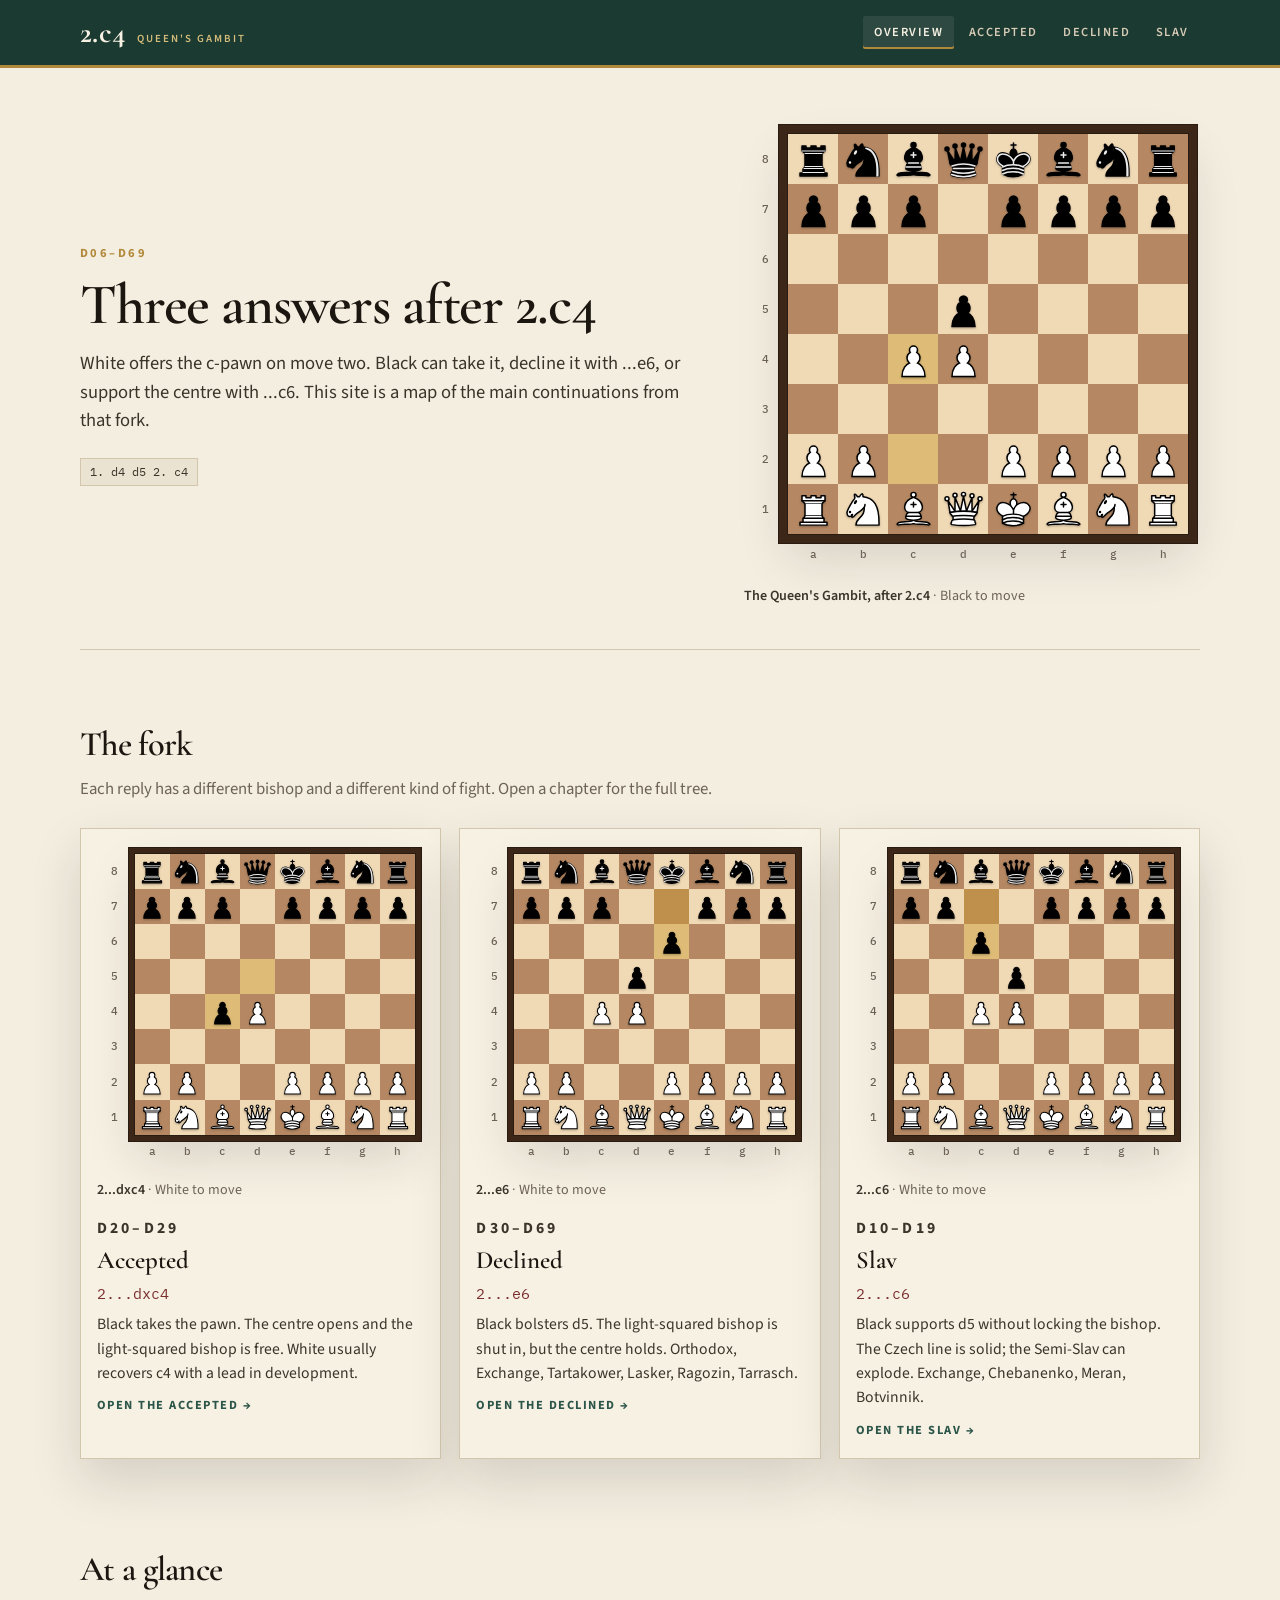
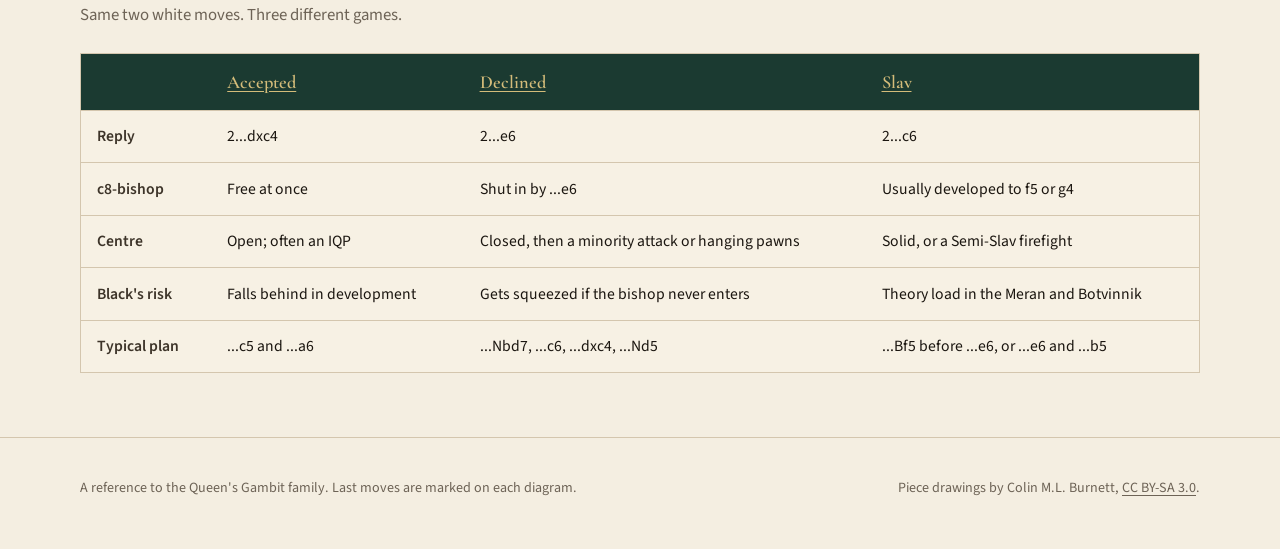
<file: index.html>
<!DOCTYPE html>
<html lang="en">
<head>
  <meta charset="utf-8">
  <meta name="viewport" content="width=device-width, initial-scale=1">
  <title>Queen&#x27;s Gambit — Accepted, Declined, Slav</title>
  <meta name="description" content="A professional HTML and CSS reference to Queen&#x27;s Gambit Accepted, Declined, and Slav continuations.">
  <meta name="theme-color" content="#1b3a31">
  <link rel="icon" href="pieces/wN.svg" type="image/svg+xml">
  <link rel="preconnect" href="https://fonts.googleapis.com">
  <link rel="preconnect" href="https://fonts.gstatic.com" crossorigin>
  <link href="https://fonts.googleapis.com/css2?family=Cormorant+Garamond:ital,wght@0,500;0,600;0,700;1,500&family=IBM+Plex+Mono:wght@400;500&family=Source+Sans+3:ital,wght@0,400;0,500;0,600;1,400&display=swap" rel="stylesheet">
  <link rel="stylesheet" href="styles.css">
</head>
<body>
  <a class="skip" href="#main">Skip to content</a>
  <header class="site-header">
    <div class="wrap">
      <a class="wordmark" href="index.html">2.c4 <small>Queen's Gambit</small></a>
      <nav class="site-nav" aria-label="Openings"><a href="index.html" aria-current="page">Overview</a><a href="qga.html">Accepted</a><a href="qgd.html">Declined</a><a href="slav.html">Slav</a></nav>
    </div>
  </header>
  <main id="main">
    
    <div class="wrap">
      <section class="hero">
        <div>
          <p class="kicker">D06–D69</p>
          <h1>Three answers after 2.c4</h1>
          <p class="lede">White offers the c-pawn on move two. Black can take it, decline it with ...e6, or support the centre with ...c6. This site is a map of the main continuations from that fork.</p>
          <div class="meta-row">
            <span class="badge">1. d4 d5 2. c4</span>
          </div>
        </div>
        <figure class="diagram">
  <div class="diagram-inner">
    <div class="ranks" aria-hidden="true"><span>8</span><span>7</span><span>6</span><span>5</span><span>4</span><span>3</span><span>2</span><span>1</span></div>
    <div class="board" role="img" aria-label="The Queen&#x27;s Gambit, after 2.c4. Black to move."><div class="sq l"><img src="pieces/bR.svg" alt=""></div><div class="sq d"><img src="pieces/bN.svg" alt=""></div><div class="sq l"><img src="pieces/bB.svg" alt=""></div><div class="sq d"><img src="pieces/bQ.svg" alt=""></div><div class="sq l"><img src="pieces/bK.svg" alt=""></div><div class="sq d"><img src="pieces/bB.svg" alt=""></div><div class="sq l"><img src="pieces/bN.svg" alt=""></div><div class="sq d"><img src="pieces/bR.svg" alt=""></div><div class="sq d"><img src="pieces/bP.svg" alt=""></div><div class="sq l"><img src="pieces/bP.svg" alt=""></div><div class="sq d"><img src="pieces/bP.svg" alt=""></div><div class="sq l"></div><div class="sq d"><img src="pieces/bP.svg" alt=""></div><div class="sq l"><img src="pieces/bP.svg" alt=""></div><div class="sq d"><img src="pieces/bP.svg" alt=""></div><div class="sq l"><img src="pieces/bP.svg" alt=""></div><div class="sq l"></div><div class="sq d"></div><div class="sq l"></div><div class="sq d"></div><div class="sq l"></div><div class="sq d"></div><div class="sq l"></div><div class="sq d"></div><div class="sq d"></div><div class="sq l"></div><div class="sq d"></div><div class="sq l"><img src="pieces/bP.svg" alt=""></div><div class="sq d"></div><div class="sq l"></div><div class="sq d"></div><div class="sq l"></div><div class="sq l"></div><div class="sq d"></div><div class="sq l last-to"><img src="pieces/wP.svg" alt=""></div><div class="sq d"><img src="pieces/wP.svg" alt=""></div><div class="sq l"></div><div class="sq d"></div><div class="sq l"></div><div class="sq d"></div><div class="sq d"></div><div class="sq l"></div><div class="sq d"></div><div class="sq l"></div><div class="sq d"></div><div class="sq l"></div><div class="sq d"></div><div class="sq l"></div><div class="sq l"><img src="pieces/wP.svg" alt=""></div><div class="sq d"><img src="pieces/wP.svg" alt=""></div><div class="sq l last-from"></div><div class="sq d"></div><div class="sq l"><img src="pieces/wP.svg" alt=""></div><div class="sq d"><img src="pieces/wP.svg" alt=""></div><div class="sq l"><img src="pieces/wP.svg" alt=""></div><div class="sq d"><img src="pieces/wP.svg" alt=""></div><div class="sq d"><img src="pieces/wR.svg" alt=""></div><div class="sq l"><img src="pieces/wN.svg" alt=""></div><div class="sq d"><img src="pieces/wB.svg" alt=""></div><div class="sq l"><img src="pieces/wQ.svg" alt=""></div><div class="sq d"><img src="pieces/wK.svg" alt=""></div><div class="sq l"><img src="pieces/wB.svg" alt=""></div><div class="sq d"><img src="pieces/wN.svg" alt=""></div><div class="sq l"><img src="pieces/wR.svg" alt=""></div></div>
    <div class="files" aria-hidden="true"><span>a</span><span>b</span><span>c</span><span>d</span><span>e</span><span>f</span><span>g</span><span>h</span></div>
  </div>
  <figcaption><strong>The Queen&#x27;s Gambit, after 2.c4</strong> · Black to move</figcaption>
</figure>
      </section>

      <hr class="section-rule">

      <section class="section" id="fork">
        <h2>The fork</h2>
        <p class="deck">Each reply has a different bishop and a different kind of fight. Open a chapter for the full tree.</p>
        <div class="fork-grid">
          <a class="fork-card" href="qga.html">
            <figure class="diagram compact">
  <div class="diagram-inner">
    <div class="ranks" aria-hidden="true"><span>8</span><span>7</span><span>6</span><span>5</span><span>4</span><span>3</span><span>2</span><span>1</span></div>
    <div class="board" role="img" aria-label="2...dxc4. White to move."><div class="sq l"><img src="pieces/bR.svg" alt=""></div><div class="sq d"><img src="pieces/bN.svg" alt=""></div><div class="sq l"><img src="pieces/bB.svg" alt=""></div><div class="sq d"><img src="pieces/bQ.svg" alt=""></div><div class="sq l"><img src="pieces/bK.svg" alt=""></div><div class="sq d"><img src="pieces/bB.svg" alt=""></div><div class="sq l"><img src="pieces/bN.svg" alt=""></div><div class="sq d"><img src="pieces/bR.svg" alt=""></div><div class="sq d"><img src="pieces/bP.svg" alt=""></div><div class="sq l"><img src="pieces/bP.svg" alt=""></div><div class="sq d"><img src="pieces/bP.svg" alt=""></div><div class="sq l"></div><div class="sq d"><img src="pieces/bP.svg" alt=""></div><div class="sq l"><img src="pieces/bP.svg" alt=""></div><div class="sq d"><img src="pieces/bP.svg" alt=""></div><div class="sq l"><img src="pieces/bP.svg" alt=""></div><div class="sq l"></div><div class="sq d"></div><div class="sq l"></div><div class="sq d"></div><div class="sq l"></div><div class="sq d"></div><div class="sq l"></div><div class="sq d"></div><div class="sq d"></div><div class="sq l"></div><div class="sq d"></div><div class="sq l last-from"></div><div class="sq d"></div><div class="sq l"></div><div class="sq d"></div><div class="sq l"></div><div class="sq l"></div><div class="sq d"></div><div class="sq l last-to"><img src="pieces/bP.svg" alt=""></div><div class="sq d"><img src="pieces/wP.svg" alt=""></div><div class="sq l"></div><div class="sq d"></div><div class="sq l"></div><div class="sq d"></div><div class="sq d"></div><div class="sq l"></div><div class="sq d"></div><div class="sq l"></div><div class="sq d"></div><div class="sq l"></div><div class="sq d"></div><div class="sq l"></div><div class="sq l"><img src="pieces/wP.svg" alt=""></div><div class="sq d"><img src="pieces/wP.svg" alt=""></div><div class="sq l"></div><div class="sq d"></div><div class="sq l"><img src="pieces/wP.svg" alt=""></div><div class="sq d"><img src="pieces/wP.svg" alt=""></div><div class="sq l"><img src="pieces/wP.svg" alt=""></div><div class="sq d"><img src="pieces/wP.svg" alt=""></div><div class="sq d"><img src="pieces/wR.svg" alt=""></div><div class="sq l"><img src="pieces/wN.svg" alt=""></div><div class="sq d"><img src="pieces/wB.svg" alt=""></div><div class="sq l"><img src="pieces/wQ.svg" alt=""></div><div class="sq d"><img src="pieces/wK.svg" alt=""></div><div class="sq l"><img src="pieces/wB.svg" alt=""></div><div class="sq d"><img src="pieces/wN.svg" alt=""></div><div class="sq l"><img src="pieces/wR.svg" alt=""></div></div>
    <div class="files" aria-hidden="true"><span>a</span><span>b</span><span>c</span><span>d</span><span>e</span><span>f</span><span>g</span><span>h</span></div>
  </div>
  <figcaption><strong>2...dxc4</strong> · White to move</figcaption>
</figure>
            <div>
              <p class="kicker">D20–D29</p>
              <h3>Accepted</h3>
              <p class="reply">2...dxc4</p>
              <p>Black takes the pawn. The centre opens and the light-squared bishop is free. White usually recovers c4 with a lead in development.</p>
              <p class="go">Open the Accepted →</p>
            </div>
          </a>
          <a class="fork-card" href="qgd.html">
            <figure class="diagram compact">
  <div class="diagram-inner">
    <div class="ranks" aria-hidden="true"><span>8</span><span>7</span><span>6</span><span>5</span><span>4</span><span>3</span><span>2</span><span>1</span></div>
    <div class="board" role="img" aria-label="2...e6. White to move."><div class="sq l"><img src="pieces/bR.svg" alt=""></div><div class="sq d"><img src="pieces/bN.svg" alt=""></div><div class="sq l"><img src="pieces/bB.svg" alt=""></div><div class="sq d"><img src="pieces/bQ.svg" alt=""></div><div class="sq l"><img src="pieces/bK.svg" alt=""></div><div class="sq d"><img src="pieces/bB.svg" alt=""></div><div class="sq l"><img src="pieces/bN.svg" alt=""></div><div class="sq d"><img src="pieces/bR.svg" alt=""></div><div class="sq d"><img src="pieces/bP.svg" alt=""></div><div class="sq l"><img src="pieces/bP.svg" alt=""></div><div class="sq d"><img src="pieces/bP.svg" alt=""></div><div class="sq l"></div><div class="sq d last-from"></div><div class="sq l"><img src="pieces/bP.svg" alt=""></div><div class="sq d"><img src="pieces/bP.svg" alt=""></div><div class="sq l"><img src="pieces/bP.svg" alt=""></div><div class="sq l"></div><div class="sq d"></div><div class="sq l"></div><div class="sq d"></div><div class="sq l last-to"><img src="pieces/bP.svg" alt=""></div><div class="sq d"></div><div class="sq l"></div><div class="sq d"></div><div class="sq d"></div><div class="sq l"></div><div class="sq d"></div><div class="sq l"><img src="pieces/bP.svg" alt=""></div><div class="sq d"></div><div class="sq l"></div><div class="sq d"></div><div class="sq l"></div><div class="sq l"></div><div class="sq d"></div><div class="sq l"><img src="pieces/wP.svg" alt=""></div><div class="sq d"><img src="pieces/wP.svg" alt=""></div><div class="sq l"></div><div class="sq d"></div><div class="sq l"></div><div class="sq d"></div><div class="sq d"></div><div class="sq l"></div><div class="sq d"></div><div class="sq l"></div><div class="sq d"></div><div class="sq l"></div><div class="sq d"></div><div class="sq l"></div><div class="sq l"><img src="pieces/wP.svg" alt=""></div><div class="sq d"><img src="pieces/wP.svg" alt=""></div><div class="sq l"></div><div class="sq d"></div><div class="sq l"><img src="pieces/wP.svg" alt=""></div><div class="sq d"><img src="pieces/wP.svg" alt=""></div><div class="sq l"><img src="pieces/wP.svg" alt=""></div><div class="sq d"><img src="pieces/wP.svg" alt=""></div><div class="sq d"><img src="pieces/wR.svg" alt=""></div><div class="sq l"><img src="pieces/wN.svg" alt=""></div><div class="sq d"><img src="pieces/wB.svg" alt=""></div><div class="sq l"><img src="pieces/wQ.svg" alt=""></div><div class="sq d"><img src="pieces/wK.svg" alt=""></div><div class="sq l"><img src="pieces/wB.svg" alt=""></div><div class="sq d"><img src="pieces/wN.svg" alt=""></div><div class="sq l"><img src="pieces/wR.svg" alt=""></div></div>
    <div class="files" aria-hidden="true"><span>a</span><span>b</span><span>c</span><span>d</span><span>e</span><span>f</span><span>g</span><span>h</span></div>
  </div>
  <figcaption><strong>2...e6</strong> · White to move</figcaption>
</figure>
            <div>
              <p class="kicker">D30–D69</p>
              <h3>Declined</h3>
              <p class="reply">2...e6</p>
              <p>Black bolsters d5. The light-squared bishop is shut in, but the centre holds. Orthodox, Exchange, Tartakower, Lasker, Ragozin, Tarrasch.</p>
              <p class="go">Open the Declined →</p>
            </div>
          </a>
          <a class="fork-card" href="slav.html">
            <figure class="diagram compact">
  <div class="diagram-inner">
    <div class="ranks" aria-hidden="true"><span>8</span><span>7</span><span>6</span><span>5</span><span>4</span><span>3</span><span>2</span><span>1</span></div>
    <div class="board" role="img" aria-label="2...c6. White to move."><div class="sq l"><img src="pieces/bR.svg" alt=""></div><div class="sq d"><img src="pieces/bN.svg" alt=""></div><div class="sq l"><img src="pieces/bB.svg" alt=""></div><div class="sq d"><img src="pieces/bQ.svg" alt=""></div><div class="sq l"><img src="pieces/bK.svg" alt=""></div><div class="sq d"><img src="pieces/bB.svg" alt=""></div><div class="sq l"><img src="pieces/bN.svg" alt=""></div><div class="sq d"><img src="pieces/bR.svg" alt=""></div><div class="sq d"><img src="pieces/bP.svg" alt=""></div><div class="sq l"><img src="pieces/bP.svg" alt=""></div><div class="sq d last-from"></div><div class="sq l"></div><div class="sq d"><img src="pieces/bP.svg" alt=""></div><div class="sq l"><img src="pieces/bP.svg" alt=""></div><div class="sq d"><img src="pieces/bP.svg" alt=""></div><div class="sq l"><img src="pieces/bP.svg" alt=""></div><div class="sq l"></div><div class="sq d"></div><div class="sq l last-to"><img src="pieces/bP.svg" alt=""></div><div class="sq d"></div><div class="sq l"></div><div class="sq d"></div><div class="sq l"></div><div class="sq d"></div><div class="sq d"></div><div class="sq l"></div><div class="sq d"></div><div class="sq l"><img src="pieces/bP.svg" alt=""></div><div class="sq d"></div><div class="sq l"></div><div class="sq d"></div><div class="sq l"></div><div class="sq l"></div><div class="sq d"></div><div class="sq l"><img src="pieces/wP.svg" alt=""></div><div class="sq d"><img src="pieces/wP.svg" alt=""></div><div class="sq l"></div><div class="sq d"></div><div class="sq l"></div><div class="sq d"></div><div class="sq d"></div><div class="sq l"></div><div class="sq d"></div><div class="sq l"></div><div class="sq d"></div><div class="sq l"></div><div class="sq d"></div><div class="sq l"></div><div class="sq l"><img src="pieces/wP.svg" alt=""></div><div class="sq d"><img src="pieces/wP.svg" alt=""></div><div class="sq l"></div><div class="sq d"></div><div class="sq l"><img src="pieces/wP.svg" alt=""></div><div class="sq d"><img src="pieces/wP.svg" alt=""></div><div class="sq l"><img src="pieces/wP.svg" alt=""></div><div class="sq d"><img src="pieces/wP.svg" alt=""></div><div class="sq d"><img src="pieces/wR.svg" alt=""></div><div class="sq l"><img src="pieces/wN.svg" alt=""></div><div class="sq d"><img src="pieces/wB.svg" alt=""></div><div class="sq l"><img src="pieces/wQ.svg" alt=""></div><div class="sq d"><img src="pieces/wK.svg" alt=""></div><div class="sq l"><img src="pieces/wB.svg" alt=""></div><div class="sq d"><img src="pieces/wN.svg" alt=""></div><div class="sq l"><img src="pieces/wR.svg" alt=""></div></div>
    <div class="files" aria-hidden="true"><span>a</span><span>b</span><span>c</span><span>d</span><span>e</span><span>f</span><span>g</span><span>h</span></div>
  </div>
  <figcaption><strong>2...c6</strong> · White to move</figcaption>
</figure>
            <div>
              <p class="kicker">D10–D19</p>
              <h3>Slav</h3>
              <p class="reply">2...c6</p>
              <p>Black supports d5 without locking the bishop. The Czech line is solid; the Semi-Slav can explode. Exchange, Chebanenko, Meran, Botvinnik.</p>
              <p class="go">Open the Slav →</p>
            </div>
          </a>
        </div>
      </section>

      <section class="section" id="compare">
        <h2>At a glance</h2>
        <p class="deck">Same two white moves. Three different games.</p>
        <div style="overflow-x:auto">
          <table class="compare">
            <thead>
              <tr>
                <th></th>
                <th><a href="qga.html">Accepted</a></th>
                <th><a href="qgd.html">Declined</a></th>
                <th><a href="slav.html">Slav</a></th>
              </tr>
            </thead>
            <tbody>
              <tr>
                <td>Reply</td>
                <td>2...dxc4</td>
                <td>2...e6</td>
                <td>2...c6</td>
              </tr>
              <tr>
                <td>c8-bishop</td>
                <td>Free at once</td>
                <td>Shut in by ...e6</td>
                <td>Usually developed to f5 or g4</td>
              </tr>
              <tr>
                <td>Centre</td>
                <td>Open; often an IQP</td>
                <td>Closed, then a minority attack or hanging pawns</td>
                <td>Solid, or a Semi-Slav firefight</td>
              </tr>
              <tr>
                <td>Black's risk</td>
                <td>Falls behind in development</td>
                <td>Gets squeezed if the bishop never enters</td>
                <td>Theory load in the Meran and Botvinnik</td>
              </tr>
              <tr>
                <td>Typical plan</td>
                <td>...c5 and ...a6</td>
                <td>...Nbd7, ...c6, ...dxc4, ...Nd5</td>
                <td>...Bf5 before ...e6, or ...e6 and ...b5</td>
              </tr>
            </tbody>
          </table>
        </div>
      </section>
    </div>
    
  </main>
  <footer class="site-footer">
    <div class="wrap">
      <p>A reference to the Queen's Gambit family. Last moves are marked on each diagram.</p>
      <p>Piece drawings by Colin M.L. Burnett, <a href="https://creativecommons.org/licenses/by-sa/3.0/">CC BY-SA 3.0</a>.</p>
    </div>
  </footer>
</body>
</html>
</file>
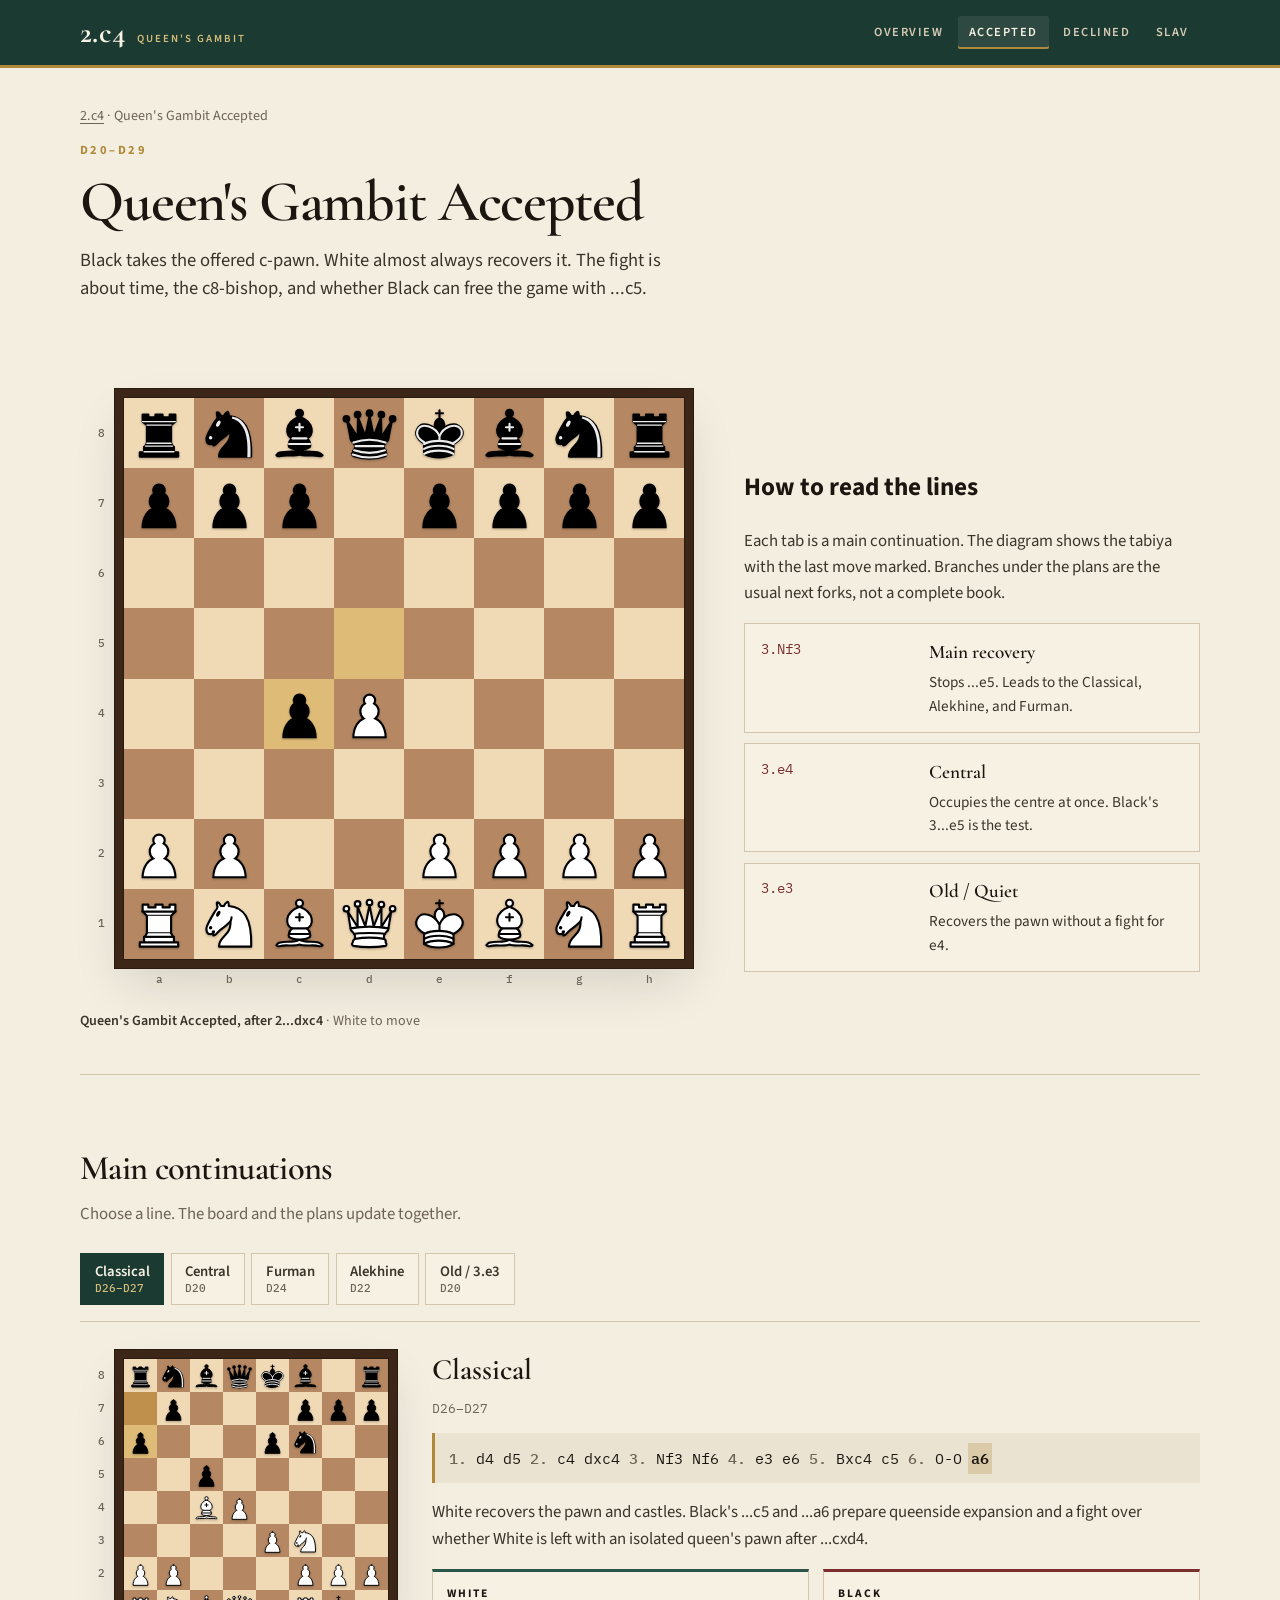
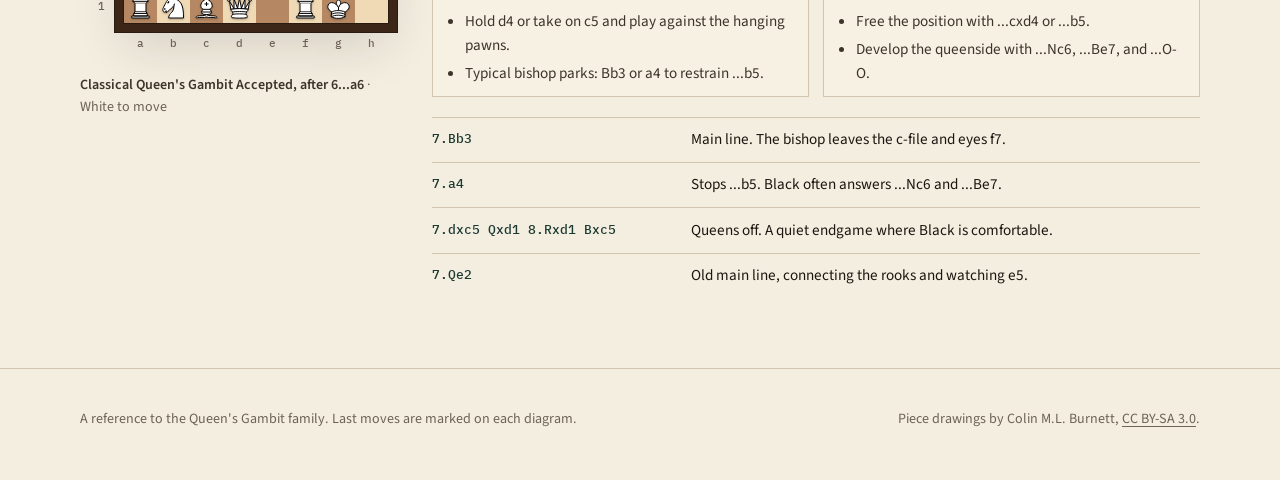
<file: qga.html>
<!DOCTYPE html>
<html lang="en">
<head>
  <meta charset="utf-8">
  <meta name="viewport" content="width=device-width, initial-scale=1">
  <title>Queen&#x27;s Gambit Accepted — 2.c4</title>
  <meta name="description" content="Queen&#x27;s Gambit Accepted continuations: Classical, Central, Furman, Alekhine, and 3.e3.">
  <meta name="theme-color" content="#1b3a31">
  <link rel="icon" href="pieces/wN.svg" type="image/svg+xml">
  <link rel="preconnect" href="https://fonts.googleapis.com">
  <link rel="preconnect" href="https://fonts.gstatic.com" crossorigin>
  <link href="https://fonts.googleapis.com/css2?family=Cormorant+Garamond:ital,wght@0,500;0,600;0,700;1,500&family=IBM+Plex+Mono:wght@400;500&family=Source+Sans+3:ital,wght@0,400;0,500;0,600;1,400&display=swap" rel="stylesheet">
  <link rel="stylesheet" href="styles.css">
</head>
<body>
  <a class="skip" href="#main">Skip to content</a>
  <header class="site-header">
    <div class="wrap">
      <a class="wordmark" href="index.html">2.c4 <small>Queen's Gambit</small></a>
      <nav class="site-nav" aria-label="Openings"><a href="index.html">Overview</a><a href="qga.html" aria-current="page">Accepted</a><a href="qgd.html">Declined</a><a href="slav.html">Slav</a></nav>
    </div>
  </header>
  <main id="main">
    
    <div class="wrap">
      <header class="page-head">
        <p class="crumb"><a href="index.html">2.c4</a> · Queen&#x27;s Gambit Accepted</p>
        <p class="kicker">D20–D29</p>
        <h1>Queen&#x27;s Gambit Accepted</h1>
        <p class="lede">Black takes the offered c-pawn. White almost always recovers it. The fight is about time, the c8-bishop, and whether Black can free the game with ...c5.</p>
      </header>
      <section class="hero">
        <figure class="diagram">
  <div class="diagram-inner">
    <div class="ranks" aria-hidden="true"><span>8</span><span>7</span><span>6</span><span>5</span><span>4</span><span>3</span><span>2</span><span>1</span></div>
    <div class="board" role="img" aria-label="Queen&#x27;s Gambit Accepted, after 2...dxc4. White to move."><div class="sq l"><img src="pieces/bR.svg" alt=""></div><div class="sq d"><img src="pieces/bN.svg" alt=""></div><div class="sq l"><img src="pieces/bB.svg" alt=""></div><div class="sq d"><img src="pieces/bQ.svg" alt=""></div><div class="sq l"><img src="pieces/bK.svg" alt=""></div><div class="sq d"><img src="pieces/bB.svg" alt=""></div><div class="sq l"><img src="pieces/bN.svg" alt=""></div><div class="sq d"><img src="pieces/bR.svg" alt=""></div><div class="sq d"><img src="pieces/bP.svg" alt=""></div><div class="sq l"><img src="pieces/bP.svg" alt=""></div><div class="sq d"><img src="pieces/bP.svg" alt=""></div><div class="sq l"></div><div class="sq d"><img src="pieces/bP.svg" alt=""></div><div class="sq l"><img src="pieces/bP.svg" alt=""></div><div class="sq d"><img src="pieces/bP.svg" alt=""></div><div class="sq l"><img src="pieces/bP.svg" alt=""></div><div class="sq l"></div><div class="sq d"></div><div class="sq l"></div><div class="sq d"></div><div class="sq l"></div><div class="sq d"></div><div class="sq l"></div><div class="sq d"></div><div class="sq d"></div><div class="sq l"></div><div class="sq d"></div><div class="sq l last-from"></div><div class="sq d"></div><div class="sq l"></div><div class="sq d"></div><div class="sq l"></div><div class="sq l"></div><div class="sq d"></div><div class="sq l last-to"><img src="pieces/bP.svg" alt=""></div><div class="sq d"><img src="pieces/wP.svg" alt=""></div><div class="sq l"></div><div class="sq d"></div><div class="sq l"></div><div class="sq d"></div><div class="sq d"></div><div class="sq l"></div><div class="sq d"></div><div class="sq l"></div><div class="sq d"></div><div class="sq l"></div><div class="sq d"></div><div class="sq l"></div><div class="sq l"><img src="pieces/wP.svg" alt=""></div><div class="sq d"><img src="pieces/wP.svg" alt=""></div><div class="sq l"></div><div class="sq d"></div><div class="sq l"><img src="pieces/wP.svg" alt=""></div><div class="sq d"><img src="pieces/wP.svg" alt=""></div><div class="sq l"><img src="pieces/wP.svg" alt=""></div><div class="sq d"><img src="pieces/wP.svg" alt=""></div><div class="sq d"><img src="pieces/wR.svg" alt=""></div><div class="sq l"><img src="pieces/wN.svg" alt=""></div><div class="sq d"><img src="pieces/wB.svg" alt=""></div><div class="sq l"><img src="pieces/wQ.svg" alt=""></div><div class="sq d"><img src="pieces/wK.svg" alt=""></div><div class="sq l"><img src="pieces/wB.svg" alt=""></div><div class="sq d"><img src="pieces/wN.svg" alt=""></div><div class="sq l"><img src="pieces/wR.svg" alt=""></div></div>
    <div class="files" aria-hidden="true"><span>a</span><span>b</span><span>c</span><span>d</span><span>e</span><span>f</span><span>g</span><span>h</span></div>
  </div>
  <figcaption><strong>Queen&#x27;s Gambit Accepted, after 2...dxc4</strong> · White to move</figcaption>
</figure>
        <div>
          <h2>How to read the lines</h2>
          <p class="idea">Each tab is a main continuation. The diagram shows the tabiya with the last move marked. Branches under the plans are the usual next forks, not a complete book.</p>
          <ul class="tree"><li><span class="mv">3.Nf3</span><div><strong>Main recovery</strong><p>Stops ...e5. Leads to the Classical, Alekhine, and Furman.</p></div></li><li><span class="mv">3.e4</span><div><strong>Central</strong><p>Occupies the centre at once. Black&#x27;s 3...e5 is the test.</p></div></li><li><span class="mv">3.e3</span><div><strong>Old / Quiet</strong><p>Recovers the pawn without a fight for e4.</p></div></li></ul>
        </div>
      </section>
      <hr class="section-rule">
      <section class="section" id="lines">
        <h2>Main continuations</h2>
        <p class="deck">Choose a line. The board and the plans update together.</p>
        <style>
#qga-classical:checked ~ .exp-tabs label[for='qga-classical'],
#qga-central:checked ~ .exp-tabs label[for='qga-central'],
#qga-furman:checked ~ .exp-tabs label[for='qga-furman'],
#qga-alekhine:checked ~ .exp-tabs label[for='qga-alekhine'],
#qga-quiet:checked ~ .exp-tabs label[for='qga-quiet'] {
  background: var(--forest);
  color: var(--cream);
  border-color: var(--forest);
}
#qga-classical:checked ~ .exp-tabs label[for='qga-classical'] small,
#qga-central:checked ~ .exp-tabs label[for='qga-central'] small,
#qga-furman:checked ~ .exp-tabs label[for='qga-furman'] small,
#qga-alekhine:checked ~ .exp-tabs label[for='qga-alekhine'] small,
#qga-quiet:checked ~ .exp-tabs label[for='qga-quiet'] small { color: var(--gold-2); }
#qga-classical:checked ~ .exp-panels [data-for='qga-classical'],
#qga-central:checked ~ .exp-panels [data-for='qga-central'],
#qga-furman:checked ~ .exp-panels [data-for='qga-furman'],
#qga-alekhine:checked ~ .exp-panels [data-for='qga-alekhine'],
#qga-quiet:checked ~ .exp-panels [data-for='qga-quiet'] { display: grid; }
</style>
<section class="explorer" aria-label="Main continuations">
  <input class="exp-input" type="radio" name="qga-line" id="qga-classical" checked><input class="exp-input" type="radio" name="qga-line" id="qga-central"><input class="exp-input" type="radio" name="qga-line" id="qga-furman"><input class="exp-input" type="radio" name="qga-line" id="qga-alekhine"><input class="exp-input" type="radio" name="qga-line" id="qga-quiet">
  <div class="exp-tabs" role="tablist"><label class="exp-tab" for="qga-classical">Classical<small>D26–D27</small></label><label class="exp-tab" for="qga-central">Central<small>D20</small></label><label class="exp-tab" for="qga-furman">Furman<small>D24</small></label><label class="exp-tab" for="qga-alekhine">Alekhine<small>D22</small></label><label class="exp-tab" for="qga-quiet">Old / 3.e3<small>D20</small></label></div>
  <div class="exp-panels"><article class="exp-panel" data-for="qga-classical">
  <figure class="diagram">
  <div class="diagram-inner">
    <div class="ranks" aria-hidden="true"><span>8</span><span>7</span><span>6</span><span>5</span><span>4</span><span>3</span><span>2</span><span>1</span></div>
    <div class="board" role="img" aria-label="Classical Queen&#x27;s Gambit Accepted, after 6...a6. White to move."><div class="sq l"><img src="pieces/bR.svg" alt=""></div><div class="sq d"><img src="pieces/bN.svg" alt=""></div><div class="sq l"><img src="pieces/bB.svg" alt=""></div><div class="sq d"><img src="pieces/bQ.svg" alt=""></div><div class="sq l"><img src="pieces/bK.svg" alt=""></div><div class="sq d"><img src="pieces/bB.svg" alt=""></div><div class="sq l"></div><div class="sq d"><img src="pieces/bR.svg" alt=""></div><div class="sq d last-from"></div><div class="sq l"><img src="pieces/bP.svg" alt=""></div><div class="sq d"></div><div class="sq l"></div><div class="sq d"></div><div class="sq l"><img src="pieces/bP.svg" alt=""></div><div class="sq d"><img src="pieces/bP.svg" alt=""></div><div class="sq l"><img src="pieces/bP.svg" alt=""></div><div class="sq l last-to"><img src="pieces/bP.svg" alt=""></div><div class="sq d"></div><div class="sq l"></div><div class="sq d"></div><div class="sq l"><img src="pieces/bP.svg" alt=""></div><div class="sq d"><img src="pieces/bN.svg" alt=""></div><div class="sq l"></div><div class="sq d"></div><div class="sq d"></div><div class="sq l"></div><div class="sq d"><img src="pieces/bP.svg" alt=""></div><div class="sq l"></div><div class="sq d"></div><div class="sq l"></div><div class="sq d"></div><div class="sq l"></div><div class="sq l"></div><div class="sq d"></div><div class="sq l"><img src="pieces/wB.svg" alt=""></div><div class="sq d"><img src="pieces/wP.svg" alt=""></div><div class="sq l"></div><div class="sq d"></div><div class="sq l"></div><div class="sq d"></div><div class="sq d"></div><div class="sq l"></div><div class="sq d"></div><div class="sq l"></div><div class="sq d"><img src="pieces/wP.svg" alt=""></div><div class="sq l"><img src="pieces/wN.svg" alt=""></div><div class="sq d"></div><div class="sq l"></div><div class="sq l"><img src="pieces/wP.svg" alt=""></div><div class="sq d"><img src="pieces/wP.svg" alt=""></div><div class="sq l"></div><div class="sq d"></div><div class="sq l"></div><div class="sq d"><img src="pieces/wP.svg" alt=""></div><div class="sq l"><img src="pieces/wP.svg" alt=""></div><div class="sq d"><img src="pieces/wP.svg" alt=""></div><div class="sq d"><img src="pieces/wR.svg" alt=""></div><div class="sq l"><img src="pieces/wN.svg" alt=""></div><div class="sq d"><img src="pieces/wB.svg" alt=""></div><div class="sq l"><img src="pieces/wQ.svg" alt=""></div><div class="sq d"></div><div class="sq l"><img src="pieces/wR.svg" alt=""></div><div class="sq d"><img src="pieces/wK.svg" alt=""></div><div class="sq l"></div></div>
    <div class="files" aria-hidden="true"><span>a</span><span>b</span><span>c</span><span>d</span><span>e</span><span>f</span><span>g</span><span>h</span></div>
  </div>
  <figcaption><strong>Classical Queen&#x27;s Gambit Accepted, after 6...a6</strong> · White to move</figcaption>
</figure>
  <div class="line-copy">
    <h3>Classical</h3>
    <p class="eco">D26–D27</p>
    <p class="moves"><span class="n">1.</span> <span>d4</span> <span>d5</span> <span class="n">2.</span> <span>c4</span> <span>dxc4</span> <span class="n">3.</span> <span>Nf3</span> <span>Nf6</span> <span class="n">4.</span> <span>e3</span> <span>e6</span> <span class="n">5.</span> <span>Bxc4</span> <span>c5</span> <span class="n">6.</span> <span>O-O</span> <span class="last">a6</span></p>
    <p class="idea">White recovers the pawn and castles. Black&#x27;s ...c5 and ...a6 prepare queenside expansion and a fight over whether White is left with an isolated queen&#x27;s pawn after ...cxd4.</p>
    <div class="plans">
      <div class="plan white"><h4>White</h4><ul><li>Hold d4 or take on c5 and play against the hanging pawns.</li><li>Typical bishop parks: Bb3 or a4 to restrain ...b5.</li></ul></div>
      <div class="plan black"><h4>Black</h4><ul><li>Free the position with ...cxd4 or ...b5.</li><li>Develop the queenside with ...Nc6, ...Be7, and ...O-O.</li></ul></div>
    </div>
    <ul class='branches'><li><span class="mv">7.Bb3</span><span>Main line. The bishop leaves the c-file and eyes f7.</span></li><li><span class="mv">7.a4</span><span>Stops ...b5. Black often answers ...Nc6 and ...Be7.</span></li><li><span class="mv">7.dxc5 Qxd1 8.Rxd1 Bxc5</span><span>Queens off. A quiet endgame where Black is comfortable.</span></li><li><span class="mv">7.Qe2</span><span>Old main line, connecting the rooks and watching e5.</span></li></ul>
  </div>
</article><article class="exp-panel" data-for="qga-central">
  <figure class="diagram">
  <div class="diagram-inner">
    <div class="ranks" aria-hidden="true"><span>8</span><span>7</span><span>6</span><span>5</span><span>4</span><span>3</span><span>2</span><span>1</span></div>
    <div class="board" role="img" aria-label="Central Variation, after 5...Nc6. White to move."><div class="sq l"><img src="pieces/bR.svg" alt=""></div><div class="sq d last-from"></div><div class="sq l"><img src="pieces/bB.svg" alt=""></div><div class="sq d"><img src="pieces/bQ.svg" alt=""></div><div class="sq l"><img src="pieces/bK.svg" alt=""></div><div class="sq d"><img src="pieces/bB.svg" alt=""></div><div class="sq l"><img src="pieces/bN.svg" alt=""></div><div class="sq d"><img src="pieces/bR.svg" alt=""></div><div class="sq d"><img src="pieces/bP.svg" alt=""></div><div class="sq l"><img src="pieces/bP.svg" alt=""></div><div class="sq d"><img src="pieces/bP.svg" alt=""></div><div class="sq l"></div><div class="sq d"></div><div class="sq l"><img src="pieces/bP.svg" alt=""></div><div class="sq d"><img src="pieces/bP.svg" alt=""></div><div class="sq l"><img src="pieces/bP.svg" alt=""></div><div class="sq l"></div><div class="sq d"></div><div class="sq l last-to"><img src="pieces/bN.svg" alt=""></div><div class="sq d"></div><div class="sq l"></div><div class="sq d"></div><div class="sq l"></div><div class="sq d"></div><div class="sq d"></div><div class="sq l"></div><div class="sq d"></div><div class="sq l"></div><div class="sq d"></div><div class="sq l"></div><div class="sq d"></div><div class="sq l"></div><div class="sq l"></div><div class="sq d"></div><div class="sq l"><img src="pieces/wB.svg" alt=""></div><div class="sq d"><img src="pieces/bP.svg" alt=""></div><div class="sq l"><img src="pieces/wP.svg" alt=""></div><div class="sq d"></div><div class="sq l"></div><div class="sq d"></div><div class="sq d"></div><div class="sq l"></div><div class="sq d"></div><div class="sq l"></div><div class="sq d"></div><div class="sq l"><img src="pieces/wN.svg" alt=""></div><div class="sq d"></div><div class="sq l"></div><div class="sq l"><img src="pieces/wP.svg" alt=""></div><div class="sq d"><img src="pieces/wP.svg" alt=""></div><div class="sq l"></div><div class="sq d"></div><div class="sq l"></div><div class="sq d"><img src="pieces/wP.svg" alt=""></div><div class="sq l"><img src="pieces/wP.svg" alt=""></div><div class="sq d"><img src="pieces/wP.svg" alt=""></div><div class="sq d"><img src="pieces/wR.svg" alt=""></div><div class="sq l"><img src="pieces/wN.svg" alt=""></div><div class="sq d"><img src="pieces/wB.svg" alt=""></div><div class="sq l"><img src="pieces/wQ.svg" alt=""></div><div class="sq d"><img src="pieces/wK.svg" alt=""></div><div class="sq l"></div><div class="sq d"></div><div class="sq l"><img src="pieces/wR.svg" alt=""></div></div>
    <div class="files" aria-hidden="true"><span>a</span><span>b</span><span>c</span><span>d</span><span>e</span><span>f</span><span>g</span><span>h</span></div>
  </div>
  <figcaption><strong>Central Variation, after 5...Nc6</strong> · White to move</figcaption>
</figure>
  <div class="line-copy">
    <h3>Central</h3>
    <p class="eco">D20</p>
    <p class="moves"><span class="n">1.</span> <span>d4</span> <span>d5</span> <span class="n">2.</span> <span>c4</span> <span>dxc4</span> <span class="n">3.</span> <span>e4</span> <span>e5</span> <span class="n">4.</span> <span>Nf3</span> <span>exd4</span> <span class="n">5.</span> <span>Bxc4</span> <span class="last">Nc6</span></p>
    <p class="idea">White grabs the centre with 3.e4 instead of the quiet 3.Nf3. Black&#x27;s 3...e5 is the principled strike. The position opens quickly and both kings can be caught in the middle.</p>
    <div class="plans">
      <div class="plan white"><h4>White</h4><ul><li>Castle short, then use the extra space and the c4-bishop.</li><li>If Black keeps the extra pawn on d4, pressure it with c3 or Nb1-d2.</li></ul></div>
      <div class="plan black"><h4>Black</h4><ul><li>Return the pawn to finish development with ...Nf6 and ...Be7.</li><li>Do not cling to d4 if it costs several tempi.</li></ul></div>
    </div>
    <ul class='branches'><li><span class="mv">3...Nf6 4.e5 Nd5</span><span>Black refuses 3...e5 and plays against the e-pawn instead.</span></li><li><span class="mv">3...Nc6</span><span>Pressures d4 at once. White usually continues Nf3 and d5.</span></li><li><span class="mv">3...c5</span><span>A Sicilian-flavoured try; 4.d5 closes the centre in White&#x27;s favour.</span></li></ul>
  </div>
</article><article class="exp-panel" data-for="qga-furman">
  <figure class="diagram">
  <div class="diagram-inner">
    <div class="ranks" aria-hidden="true"><span>8</span><span>7</span><span>6</span><span>5</span><span>4</span><span>3</span><span>2</span><span>1</span></div>
    <div class="board" role="img" aria-label="Furman Variation, after 6...Nd5. White to move."><div class="sq l"><img src="pieces/bR.svg" alt=""></div><div class="sq d"><img src="pieces/bN.svg" alt=""></div><div class="sq l"><img src="pieces/bB.svg" alt=""></div><div class="sq d"><img src="pieces/bQ.svg" alt=""></div><div class="sq l"><img src="pieces/bK.svg" alt=""></div><div class="sq d"><img src="pieces/bB.svg" alt=""></div><div class="sq l"></div><div class="sq d"><img src="pieces/bR.svg" alt=""></div><div class="sq d"></div><div class="sq l"></div><div class="sq d"><img src="pieces/bP.svg" alt=""></div><div class="sq l"></div><div class="sq d"><img src="pieces/bP.svg" alt=""></div><div class="sq l"><img src="pieces/bP.svg" alt=""></div><div class="sq d"><img src="pieces/bP.svg" alt=""></div><div class="sq l"><img src="pieces/bP.svg" alt=""></div><div class="sq l"><img src="pieces/bP.svg" alt=""></div><div class="sq d"></div><div class="sq l"></div><div class="sq d"></div><div class="sq l"></div><div class="sq d last-from"></div><div class="sq l"></div><div class="sq d"></div><div class="sq d"></div><div class="sq l"><img src="pieces/bP.svg" alt=""></div><div class="sq d"></div><div class="sq l last-to"><img src="pieces/bN.svg" alt=""></div><div class="sq d"><img src="pieces/wP.svg" alt=""></div><div class="sq l"></div><div class="sq d"></div><div class="sq l"></div><div class="sq l"></div><div class="sq d"></div><div class="sq l"><img src="pieces/bP.svg" alt=""></div><div class="sq d"><img src="pieces/wP.svg" alt=""></div><div class="sq l"></div><div class="sq d"></div><div class="sq l"></div><div class="sq d"></div><div class="sq d"></div><div class="sq l"></div><div class="sq d"><img src="pieces/wN.svg" alt=""></div><div class="sq l"></div><div class="sq d"></div><div class="sq l"><img src="pieces/wN.svg" alt=""></div><div class="sq d"></div><div class="sq l"></div><div class="sq l"><img src="pieces/wP.svg" alt=""></div><div class="sq d"><img src="pieces/wP.svg" alt=""></div><div class="sq l"></div><div class="sq d"></div><div class="sq l"></div><div class="sq d"><img src="pieces/wP.svg" alt=""></div><div class="sq l"><img src="pieces/wP.svg" alt=""></div><div class="sq d"><img src="pieces/wP.svg" alt=""></div><div class="sq d"><img src="pieces/wR.svg" alt=""></div><div class="sq l"></div><div class="sq d"><img src="pieces/wB.svg" alt=""></div><div class="sq l"><img src="pieces/wQ.svg" alt=""></div><div class="sq d"><img src="pieces/wK.svg" alt=""></div><div class="sq l"><img src="pieces/wB.svg" alt=""></div><div class="sq d"></div><div class="sq l"><img src="pieces/wR.svg" alt=""></div></div>
    <div class="files" aria-hidden="true"><span>a</span><span>b</span><span>c</span><span>d</span><span>e</span><span>f</span><span>g</span><span>h</span></div>
  </div>
  <figcaption><strong>Furman Variation, after 6...Nd5</strong> · White to move</figcaption>
</figure>
  <div class="line-copy">
    <h3>Furman</h3>
    <p class="eco">D24</p>
    <p class="moves"><span class="n">1.</span> <span>d4</span> <span>d5</span> <span class="n">2.</span> <span>c4</span> <span>dxc4</span> <span class="n">3.</span> <span>Nf3</span> <span>Nf6</span> <span class="n">4.</span> <span>Nc3</span> <span>a6</span> <span class="n">5.</span> <span>e4</span> <span>b5</span> <span class="n">6.</span> <span>e5</span> <span class="last">Nd5</span></p>
    <p class="idea">White develops both knights and seizes e4-e5 before recovering the c-pawn. Black holds the extra pawn with ...a6 and ...b5. The game becomes a race: White&#x27;s centre versus Black&#x27;s queenside mass.</p>
    <div class="plans">
      <div class="plan white"><h4>White</h4><ul><li>Use e5 to drive the knight and attack on the kingside.</li><li>Break the pawn chain with a4 before Black consolidates.</li></ul></div>
      <div class="plan black"><h4>Black</h4><ul><li>Keep the extra pawn and challenge the centre with ...c5 or ...e6.</li><li>Watch the a8-h1 diagonal once the b-pawn has advanced.</li></ul></div>
    </div>
    <ul class='branches'><li><span class="mv">5.a4</span><span>Restrains ...b5. Can transpose toward QGA two-knights lines.</span></li><li><span class="mv">5.e3</span><span>Quieter recovery of the pawn, closer to the Classical.</span></li><li><span class="mv">7.a4 e6</span><span>The usual follow-up after 6...Nd5.</span></li></ul>
  </div>
</article><article class="exp-panel" data-for="qga-alekhine">
  <figure class="diagram">
  <div class="diagram-inner">
    <div class="ranks" aria-hidden="true"><span>8</span><span>7</span><span>6</span><span>5</span><span>4</span><span>3</span><span>2</span><span>1</span></div>
    <div class="board" role="img" aria-label="Alekhine Variation, after 5...Bb7. White to move."><div class="sq l"><img src="pieces/bR.svg" alt=""></div><div class="sq d"><img src="pieces/bN.svg" alt=""></div><div class="sq l last-from"></div><div class="sq d"><img src="pieces/bQ.svg" alt=""></div><div class="sq l"><img src="pieces/bK.svg" alt=""></div><div class="sq d"><img src="pieces/bB.svg" alt=""></div><div class="sq l"><img src="pieces/bN.svg" alt=""></div><div class="sq d"><img src="pieces/bR.svg" alt=""></div><div class="sq d"></div><div class="sq l last-to"><img src="pieces/bB.svg" alt=""></div><div class="sq d"><img src="pieces/bP.svg" alt=""></div><div class="sq l"></div><div class="sq d"><img src="pieces/bP.svg" alt=""></div><div class="sq l"><img src="pieces/bP.svg" alt=""></div><div class="sq d"><img src="pieces/bP.svg" alt=""></div><div class="sq l"><img src="pieces/bP.svg" alt=""></div><div class="sq l"><img src="pieces/bP.svg" alt=""></div><div class="sq d"></div><div class="sq l"></div><div class="sq d"></div><div class="sq l"></div><div class="sq d"></div><div class="sq l"></div><div class="sq d"></div><div class="sq d"></div><div class="sq l"><img src="pieces/bP.svg" alt=""></div><div class="sq d"></div><div class="sq l"></div><div class="sq d"></div><div class="sq l"></div><div class="sq d"></div><div class="sq l"></div><div class="sq l"><img src="pieces/wP.svg" alt=""></div><div class="sq d"></div><div class="sq l"><img src="pieces/bP.svg" alt=""></div><div class="sq d"><img src="pieces/wP.svg" alt=""></div><div class="sq l"></div><div class="sq d"></div><div class="sq l"></div><div class="sq d"></div><div class="sq d"></div><div class="sq l"></div><div class="sq d"></div><div class="sq l"></div><div class="sq d"><img src="pieces/wP.svg" alt=""></div><div class="sq l"><img src="pieces/wN.svg" alt=""></div><div class="sq d"></div><div class="sq l"></div><div class="sq l"></div><div class="sq d"><img src="pieces/wP.svg" alt=""></div><div class="sq l"></div><div class="sq d"></div><div class="sq l"></div><div class="sq d"><img src="pieces/wP.svg" alt=""></div><div class="sq l"><img src="pieces/wP.svg" alt=""></div><div class="sq d"><img src="pieces/wP.svg" alt=""></div><div class="sq d"><img src="pieces/wR.svg" alt=""></div><div class="sq l"><img src="pieces/wN.svg" alt=""></div><div class="sq d"><img src="pieces/wB.svg" alt=""></div><div class="sq l"><img src="pieces/wQ.svg" alt=""></div><div class="sq d"><img src="pieces/wK.svg" alt=""></div><div class="sq l"><img src="pieces/wB.svg" alt=""></div><div class="sq d"></div><div class="sq l"><img src="pieces/wR.svg" alt=""></div></div>
    <div class="files" aria-hidden="true"><span>a</span><span>b</span><span>c</span><span>d</span><span>e</span><span>f</span><span>g</span><span>h</span></div>
  </div>
  <figcaption><strong>Alekhine Variation, after 5...Bb7</strong> · White to move</figcaption>
</figure>
  <div class="line-copy">
    <h3>Alekhine</h3>
    <p class="eco">D22</p>
    <p class="moves"><span class="n">1.</span> <span>d4</span> <span>d5</span> <span class="n">2.</span> <span>c4</span> <span>dxc4</span> <span class="n">3.</span> <span>Nf3</span> <span>a6</span> <span class="n">4.</span> <span>e3</span> <span>b5</span> <span class="n">5.</span> <span>a4</span> <span class="last">Bb7</span></p>
    <p class="idea">Black delays ...Nf6 and grabs queenside space at once. The light-squared bishop comes to b7. White&#x27;s a4 asks whether the pawn chain will hold.</p>
    <div class="plans">
      <div class="plan white"><h4>White</h4><ul><li>Undermine b5 with axb5 or a5, then recover c4.</li><li>Play Bxc4, Qe2, and O-O before Black organises ...c5.</li></ul></div>
      <div class="plan black"><h4>Black</h4><ul><li>Support b5 with ...c6 if White takes on b5.</li><li>Strike in the centre with ...e6 and ...c5 rather than hunting pawns.</li></ul></div>
    </div>
    <ul class='branches'><li><span class="mv">4.e4</span><span>Sharper. White occupies the centre and dares Black to keep the pawn.</span></li><li><span class="mv">5.b3</span><span>A flank way to recover c4, less common than a4.</span></li><li><span class="mv">6.b3</span><span>After 5...Bb7, White can still undermine from the other side.</span></li></ul>
  </div>
</article><article class="exp-panel" data-for="qga-quiet">
  <figure class="diagram">
  <div class="diagram-inner">
    <div class="ranks" aria-hidden="true"><span>8</span><span>7</span><span>6</span><span>5</span><span>4</span><span>3</span><span>2</span><span>1</span></div>
    <div class="board" role="img" aria-label="Quiet Variation, after 5...Nf6. White to move."><div class="sq l"><img src="pieces/bR.svg" alt=""></div><div class="sq d"><img src="pieces/bN.svg" alt=""></div><div class="sq l"><img src="pieces/bB.svg" alt=""></div><div class="sq d"><img src="pieces/bQ.svg" alt=""></div><div class="sq l"><img src="pieces/bK.svg" alt=""></div><div class="sq d"><img src="pieces/bB.svg" alt=""></div><div class="sq l last-from"></div><div class="sq d"><img src="pieces/bR.svg" alt=""></div><div class="sq d"><img src="pieces/bP.svg" alt=""></div><div class="sq l"><img src="pieces/bP.svg" alt=""></div><div class="sq d"><img src="pieces/bP.svg" alt=""></div><div class="sq l"></div><div class="sq d"></div><div class="sq l"><img src="pieces/bP.svg" alt=""></div><div class="sq d"><img src="pieces/bP.svg" alt=""></div><div class="sq l"><img src="pieces/bP.svg" alt=""></div><div class="sq l"></div><div class="sq d"></div><div class="sq l"></div><div class="sq d"></div><div class="sq l"></div><div class="sq d last-to"><img src="pieces/bN.svg" alt=""></div><div class="sq l"></div><div class="sq d"></div><div class="sq d"></div><div class="sq l"></div><div class="sq d"></div><div class="sq l"></div><div class="sq d"></div><div class="sq l"></div><div class="sq d"></div><div class="sq l"></div><div class="sq l"></div><div class="sq d"></div><div class="sq l"><img src="pieces/wB.svg" alt=""></div><div class="sq d"><img src="pieces/wP.svg" alt=""></div><div class="sq l"></div><div class="sq d"></div><div class="sq l"></div><div class="sq d"></div><div class="sq d"></div><div class="sq l"></div><div class="sq d"></div><div class="sq l"></div><div class="sq d"></div><div class="sq l"></div><div class="sq d"></div><div class="sq l"></div><div class="sq l"><img src="pieces/wP.svg" alt=""></div><div class="sq d"><img src="pieces/wP.svg" alt=""></div><div class="sq l"></div><div class="sq d"></div><div class="sq l"></div><div class="sq d"><img src="pieces/wP.svg" alt=""></div><div class="sq l"><img src="pieces/wP.svg" alt=""></div><div class="sq d"><img src="pieces/wP.svg" alt=""></div><div class="sq d"><img src="pieces/wR.svg" alt=""></div><div class="sq l"><img src="pieces/wN.svg" alt=""></div><div class="sq d"><img src="pieces/wB.svg" alt=""></div><div class="sq l"><img src="pieces/wQ.svg" alt=""></div><div class="sq d"><img src="pieces/wK.svg" alt=""></div><div class="sq l"></div><div class="sq d"><img src="pieces/wN.svg" alt=""></div><div class="sq l"><img src="pieces/wR.svg" alt=""></div></div>
    <div class="files" aria-hidden="true"><span>a</span><span>b</span><span>c</span><span>d</span><span>e</span><span>f</span><span>g</span><span>h</span></div>
  </div>
  <figcaption><strong>Quiet Variation, after 5...Nf6</strong> · White to move</figcaption>
</figure>
  <div class="line-copy">
    <h3>Old / 3.e3</h3>
    <p class="eco">D20</p>
    <p class="moves"><span class="n">1.</span> <span>d4</span> <span>d5</span> <span class="n">2.</span> <span>c4</span> <span>dxc4</span> <span class="n">3.</span> <span>e3</span> <span>e5</span> <span class="n">4.</span> <span>Bxc4</span> <span>exd4</span> <span class="n">5.</span> <span>exd4</span> <span class="last">Nf6</span></p>
    <p class="idea">White recovers the pawn without occupying e4. Black&#x27;s 3...e5 equalises in many lines by exchanging in the centre. The resulting IQP positions are milder than the Classical.</p>
    <div class="plans">
      <div class="plan white"><h4>White</h4><ul><li>Treat it as an isolated queen&#x27;s pawn: pieces to e5 and c5, rook to e1.</li><li>Castle short and do not rush d5 unless the tactics are ready.</li></ul></div>
      <div class="plan black"><h4>Black</h4><ul><li>Blockade d4 with ...Nd5 or ...Be7-f6.</li><li>Trade pieces; the IQP is weaker in the ending.</li></ul></div>
    </div>
    <ul class='branches'><li><span class="mv">3...Nf6</span><span>Declines the immediate ...e5 and transposes toward Classical ground.</span></li><li><span class="mv">3...e5 4.Nf3</span><span>White can delay Bxc4 and keep options on d4.</span></li></ul>
  </div>
</article></div>
</section>
      </section>
    </div>
    
  </main>
  <footer class="site-footer">
    <div class="wrap">
      <p>A reference to the Queen's Gambit family. Last moves are marked on each diagram.</p>
      <p>Piece drawings by Colin M.L. Burnett, <a href="https://creativecommons.org/licenses/by-sa/3.0/">CC BY-SA 3.0</a>.</p>
    </div>
  </footer>
</body>
</html>
</file>
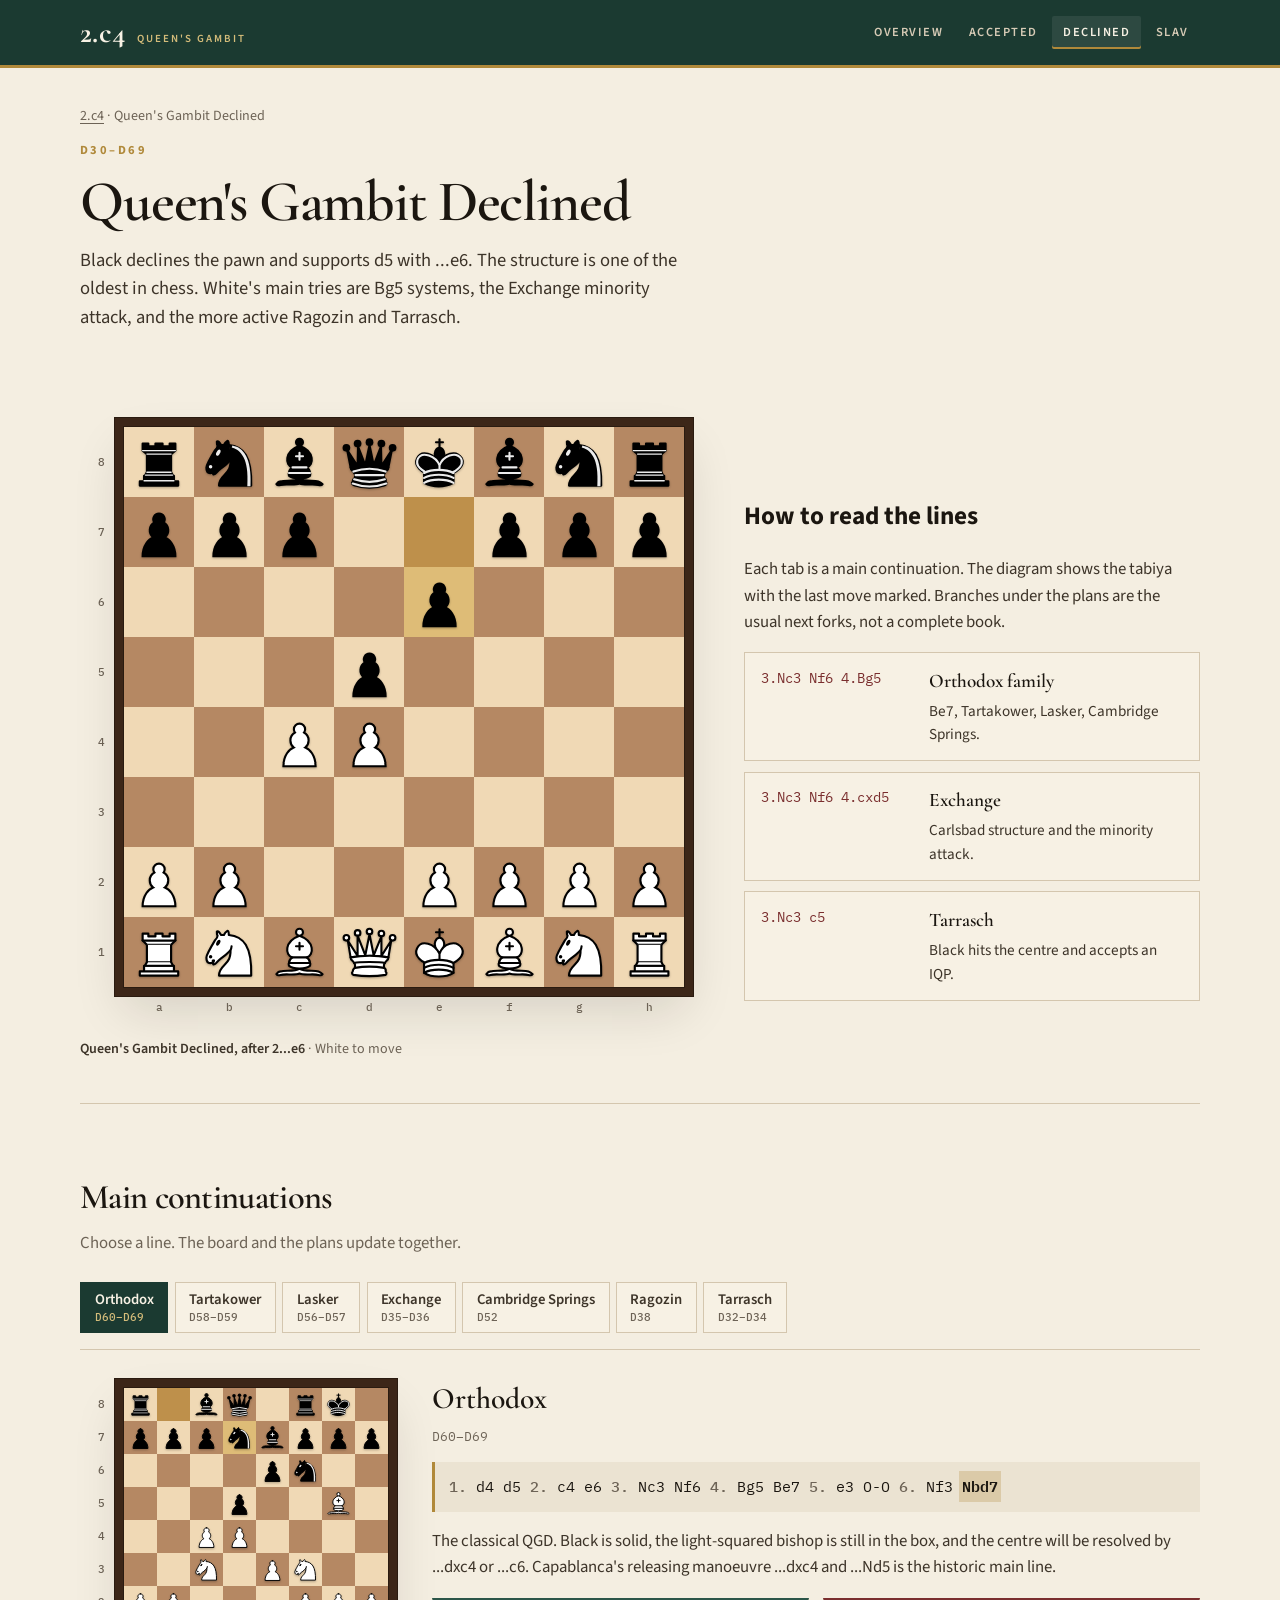
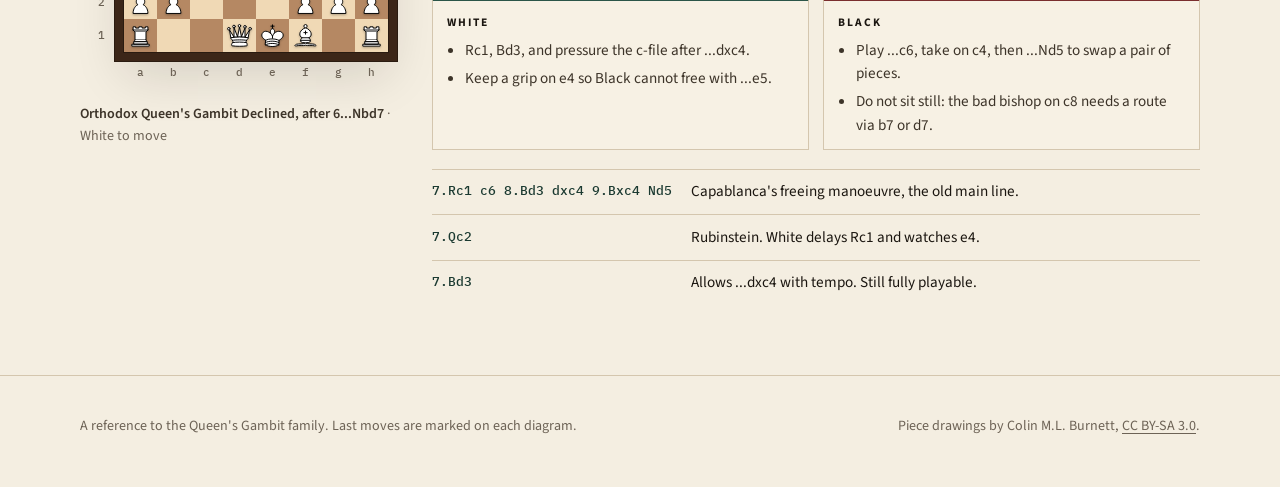
<file: qgd.html>
<!DOCTYPE html>
<html lang="en">
<head>
  <meta charset="utf-8">
  <meta name="viewport" content="width=device-width, initial-scale=1">
  <title>Queen&#x27;s Gambit Declined — 2.c4</title>
  <meta name="description" content="Queen&#x27;s Gambit Declined continuations: Orthodox, Tartakower, Lasker, Exchange, Cambridge Springs, Ragozin, Tarrasch.">
  <meta name="theme-color" content="#1b3a31">
  <link rel="icon" href="pieces/wN.svg" type="image/svg+xml">
  <link rel="preconnect" href="https://fonts.googleapis.com">
  <link rel="preconnect" href="https://fonts.gstatic.com" crossorigin>
  <link href="https://fonts.googleapis.com/css2?family=Cormorant+Garamond:ital,wght@0,500;0,600;0,700;1,500&family=IBM+Plex+Mono:wght@400;500&family=Source+Sans+3:ital,wght@0,400;0,500;0,600;1,400&display=swap" rel="stylesheet">
  <link rel="stylesheet" href="styles.css">
</head>
<body>
  <a class="skip" href="#main">Skip to content</a>
  <header class="site-header">
    <div class="wrap">
      <a class="wordmark" href="index.html">2.c4 <small>Queen's Gambit</small></a>
      <nav class="site-nav" aria-label="Openings"><a href="index.html">Overview</a><a href="qga.html">Accepted</a><a href="qgd.html" aria-current="page">Declined</a><a href="slav.html">Slav</a></nav>
    </div>
  </header>
  <main id="main">
    
    <div class="wrap">
      <header class="page-head">
        <p class="crumb"><a href="index.html">2.c4</a> · Queen&#x27;s Gambit Declined</p>
        <p class="kicker">D30–D69</p>
        <h1>Queen&#x27;s Gambit Declined</h1>
        <p class="lede">Black declines the pawn and supports d5 with ...e6. The structure is one of the oldest in chess. White&#x27;s main tries are Bg5 systems, the Exchange minority attack, and the more active Ragozin and Tarrasch.</p>
      </header>
      <section class="hero">
        <figure class="diagram">
  <div class="diagram-inner">
    <div class="ranks" aria-hidden="true"><span>8</span><span>7</span><span>6</span><span>5</span><span>4</span><span>3</span><span>2</span><span>1</span></div>
    <div class="board" role="img" aria-label="Queen&#x27;s Gambit Declined, after 2...e6. White to move."><div class="sq l"><img src="pieces/bR.svg" alt=""></div><div class="sq d"><img src="pieces/bN.svg" alt=""></div><div class="sq l"><img src="pieces/bB.svg" alt=""></div><div class="sq d"><img src="pieces/bQ.svg" alt=""></div><div class="sq l"><img src="pieces/bK.svg" alt=""></div><div class="sq d"><img src="pieces/bB.svg" alt=""></div><div class="sq l"><img src="pieces/bN.svg" alt=""></div><div class="sq d"><img src="pieces/bR.svg" alt=""></div><div class="sq d"><img src="pieces/bP.svg" alt=""></div><div class="sq l"><img src="pieces/bP.svg" alt=""></div><div class="sq d"><img src="pieces/bP.svg" alt=""></div><div class="sq l"></div><div class="sq d last-from"></div><div class="sq l"><img src="pieces/bP.svg" alt=""></div><div class="sq d"><img src="pieces/bP.svg" alt=""></div><div class="sq l"><img src="pieces/bP.svg" alt=""></div><div class="sq l"></div><div class="sq d"></div><div class="sq l"></div><div class="sq d"></div><div class="sq l last-to"><img src="pieces/bP.svg" alt=""></div><div class="sq d"></div><div class="sq l"></div><div class="sq d"></div><div class="sq d"></div><div class="sq l"></div><div class="sq d"></div><div class="sq l"><img src="pieces/bP.svg" alt=""></div><div class="sq d"></div><div class="sq l"></div><div class="sq d"></div><div class="sq l"></div><div class="sq l"></div><div class="sq d"></div><div class="sq l"><img src="pieces/wP.svg" alt=""></div><div class="sq d"><img src="pieces/wP.svg" alt=""></div><div class="sq l"></div><div class="sq d"></div><div class="sq l"></div><div class="sq d"></div><div class="sq d"></div><div class="sq l"></div><div class="sq d"></div><div class="sq l"></div><div class="sq d"></div><div class="sq l"></div><div class="sq d"></div><div class="sq l"></div><div class="sq l"><img src="pieces/wP.svg" alt=""></div><div class="sq d"><img src="pieces/wP.svg" alt=""></div><div class="sq l"></div><div class="sq d"></div><div class="sq l"><img src="pieces/wP.svg" alt=""></div><div class="sq d"><img src="pieces/wP.svg" alt=""></div><div class="sq l"><img src="pieces/wP.svg" alt=""></div><div class="sq d"><img src="pieces/wP.svg" alt=""></div><div class="sq d"><img src="pieces/wR.svg" alt=""></div><div class="sq l"><img src="pieces/wN.svg" alt=""></div><div class="sq d"><img src="pieces/wB.svg" alt=""></div><div class="sq l"><img src="pieces/wQ.svg" alt=""></div><div class="sq d"><img src="pieces/wK.svg" alt=""></div><div class="sq l"><img src="pieces/wB.svg" alt=""></div><div class="sq d"><img src="pieces/wN.svg" alt=""></div><div class="sq l"><img src="pieces/wR.svg" alt=""></div></div>
    <div class="files" aria-hidden="true"><span>a</span><span>b</span><span>c</span><span>d</span><span>e</span><span>f</span><span>g</span><span>h</span></div>
  </div>
  <figcaption><strong>Queen&#x27;s Gambit Declined, after 2...e6</strong> · White to move</figcaption>
</figure>
        <div>
          <h2>How to read the lines</h2>
          <p class="idea">Each tab is a main continuation. The diagram shows the tabiya with the last move marked. Branches under the plans are the usual next forks, not a complete book.</p>
          <ul class="tree"><li><span class="mv">3.Nc3 Nf6 4.Bg5</span><div><strong>Orthodox family</strong><p>Be7, Tartakower, Lasker, Cambridge Springs.</p></div></li><li><span class="mv">3.Nc3 Nf6 4.cxd5</span><div><strong>Exchange</strong><p>Carlsbad structure and the minority attack.</p></div></li><li><span class="mv">3.Nc3 c5</span><div><strong>Tarrasch</strong><p>Black hits the centre and accepts an IQP.</p></div></li></ul>
        </div>
      </section>
      <hr class="section-rule">
      <section class="section" id="lines">
        <h2>Main continuations</h2>
        <p class="deck">Choose a line. The board and the plans update together.</p>
        <style>
#qgd-orthodox:checked ~ .exp-tabs label[for='qgd-orthodox'],
#qgd-tartakower:checked ~ .exp-tabs label[for='qgd-tartakower'],
#qgd-lasker:checked ~ .exp-tabs label[for='qgd-lasker'],
#qgd-exchange:checked ~ .exp-tabs label[for='qgd-exchange'],
#qgd-cambridge:checked ~ .exp-tabs label[for='qgd-cambridge'],
#qgd-ragozin:checked ~ .exp-tabs label[for='qgd-ragozin'],
#qgd-tarrasch:checked ~ .exp-tabs label[for='qgd-tarrasch'] {
  background: var(--forest);
  color: var(--cream);
  border-color: var(--forest);
}
#qgd-orthodox:checked ~ .exp-tabs label[for='qgd-orthodox'] small,
#qgd-tartakower:checked ~ .exp-tabs label[for='qgd-tartakower'] small,
#qgd-lasker:checked ~ .exp-tabs label[for='qgd-lasker'] small,
#qgd-exchange:checked ~ .exp-tabs label[for='qgd-exchange'] small,
#qgd-cambridge:checked ~ .exp-tabs label[for='qgd-cambridge'] small,
#qgd-ragozin:checked ~ .exp-tabs label[for='qgd-ragozin'] small,
#qgd-tarrasch:checked ~ .exp-tabs label[for='qgd-tarrasch'] small { color: var(--gold-2); }
#qgd-orthodox:checked ~ .exp-panels [data-for='qgd-orthodox'],
#qgd-tartakower:checked ~ .exp-panels [data-for='qgd-tartakower'],
#qgd-lasker:checked ~ .exp-panels [data-for='qgd-lasker'],
#qgd-exchange:checked ~ .exp-panels [data-for='qgd-exchange'],
#qgd-cambridge:checked ~ .exp-panels [data-for='qgd-cambridge'],
#qgd-ragozin:checked ~ .exp-panels [data-for='qgd-ragozin'],
#qgd-tarrasch:checked ~ .exp-panels [data-for='qgd-tarrasch'] { display: grid; }
</style>
<section class="explorer" aria-label="Main continuations">
  <input class="exp-input" type="radio" name="qgd-line" id="qgd-orthodox" checked><input class="exp-input" type="radio" name="qgd-line" id="qgd-tartakower"><input class="exp-input" type="radio" name="qgd-line" id="qgd-lasker"><input class="exp-input" type="radio" name="qgd-line" id="qgd-exchange"><input class="exp-input" type="radio" name="qgd-line" id="qgd-cambridge"><input class="exp-input" type="radio" name="qgd-line" id="qgd-ragozin"><input class="exp-input" type="radio" name="qgd-line" id="qgd-tarrasch">
  <div class="exp-tabs" role="tablist"><label class="exp-tab" for="qgd-orthodox">Orthodox<small>D60–D69</small></label><label class="exp-tab" for="qgd-tartakower">Tartakower<small>D58–D59</small></label><label class="exp-tab" for="qgd-lasker">Lasker<small>D56–D57</small></label><label class="exp-tab" for="qgd-exchange">Exchange<small>D35–D36</small></label><label class="exp-tab" for="qgd-cambridge">Cambridge Springs<small>D52</small></label><label class="exp-tab" for="qgd-ragozin">Ragozin<small>D38</small></label><label class="exp-tab" for="qgd-tarrasch">Tarrasch<small>D32–D34</small></label></div>
  <div class="exp-panels"><article class="exp-panel" data-for="qgd-orthodox">
  <figure class="diagram">
  <div class="diagram-inner">
    <div class="ranks" aria-hidden="true"><span>8</span><span>7</span><span>6</span><span>5</span><span>4</span><span>3</span><span>2</span><span>1</span></div>
    <div class="board" role="img" aria-label="Orthodox Queen&#x27;s Gambit Declined, after 6...Nbd7. White to move."><div class="sq l"><img src="pieces/bR.svg" alt=""></div><div class="sq d last-from"></div><div class="sq l"><img src="pieces/bB.svg" alt=""></div><div class="sq d"><img src="pieces/bQ.svg" alt=""></div><div class="sq l"></div><div class="sq d"><img src="pieces/bR.svg" alt=""></div><div class="sq l"><img src="pieces/bK.svg" alt=""></div><div class="sq d"></div><div class="sq d"><img src="pieces/bP.svg" alt=""></div><div class="sq l"><img src="pieces/bP.svg" alt=""></div><div class="sq d"><img src="pieces/bP.svg" alt=""></div><div class="sq l last-to"><img src="pieces/bN.svg" alt=""></div><div class="sq d"><img src="pieces/bB.svg" alt=""></div><div class="sq l"><img src="pieces/bP.svg" alt=""></div><div class="sq d"><img src="pieces/bP.svg" alt=""></div><div class="sq l"><img src="pieces/bP.svg" alt=""></div><div class="sq l"></div><div class="sq d"></div><div class="sq l"></div><div class="sq d"></div><div class="sq l"><img src="pieces/bP.svg" alt=""></div><div class="sq d"><img src="pieces/bN.svg" alt=""></div><div class="sq l"></div><div class="sq d"></div><div class="sq d"></div><div class="sq l"></div><div class="sq d"></div><div class="sq l"><img src="pieces/bP.svg" alt=""></div><div class="sq d"></div><div class="sq l"></div><div class="sq d"><img src="pieces/wB.svg" alt=""></div><div class="sq l"></div><div class="sq l"></div><div class="sq d"></div><div class="sq l"><img src="pieces/wP.svg" alt=""></div><div class="sq d"><img src="pieces/wP.svg" alt=""></div><div class="sq l"></div><div class="sq d"></div><div class="sq l"></div><div class="sq d"></div><div class="sq d"></div><div class="sq l"></div><div class="sq d"><img src="pieces/wN.svg" alt=""></div><div class="sq l"></div><div class="sq d"><img src="pieces/wP.svg" alt=""></div><div class="sq l"><img src="pieces/wN.svg" alt=""></div><div class="sq d"></div><div class="sq l"></div><div class="sq l"><img src="pieces/wP.svg" alt=""></div><div class="sq d"><img src="pieces/wP.svg" alt=""></div><div class="sq l"></div><div class="sq d"></div><div class="sq l"></div><div class="sq d"><img src="pieces/wP.svg" alt=""></div><div class="sq l"><img src="pieces/wP.svg" alt=""></div><div class="sq d"><img src="pieces/wP.svg" alt=""></div><div class="sq d"><img src="pieces/wR.svg" alt=""></div><div class="sq l"></div><div class="sq d"></div><div class="sq l"><img src="pieces/wQ.svg" alt=""></div><div class="sq d"><img src="pieces/wK.svg" alt=""></div><div class="sq l"><img src="pieces/wB.svg" alt=""></div><div class="sq d"></div><div class="sq l"><img src="pieces/wR.svg" alt=""></div></div>
    <div class="files" aria-hidden="true"><span>a</span><span>b</span><span>c</span><span>d</span><span>e</span><span>f</span><span>g</span><span>h</span></div>
  </div>
  <figcaption><strong>Orthodox Queen&#x27;s Gambit Declined, after 6...Nbd7</strong> · White to move</figcaption>
</figure>
  <div class="line-copy">
    <h3>Orthodox</h3>
    <p class="eco">D60–D69</p>
    <p class="moves"><span class="n">1.</span> <span>d4</span> <span>d5</span> <span class="n">2.</span> <span>c4</span> <span>e6</span> <span class="n">3.</span> <span>Nc3</span> <span>Nf6</span> <span class="n">4.</span> <span>Bg5</span> <span>Be7</span> <span class="n">5.</span> <span>e3</span> <span>O-O</span> <span class="n">6.</span> <span>Nf3</span> <span class="last">Nbd7</span></p>
    <p class="idea">The classical QGD. Black is solid, the light-squared bishop is still in the box, and the centre will be resolved by ...dxc4 or ...c6. Capablanca&#x27;s releasing manoeuvre ...dxc4 and ...Nd5 is the historic main line.</p>
    <div class="plans">
      <div class="plan white"><h4>White</h4><ul><li>Rc1, Bd3, and pressure the c-file after ...dxc4.</li><li>Keep a grip on e4 so Black cannot free with ...e5.</li></ul></div>
      <div class="plan black"><h4>Black</h4><ul><li>Play ...c6, take on c4, then ...Nd5 to swap a pair of pieces.</li><li>Do not sit still: the bad bishop on c8 needs a route via b7 or d7.</li></ul></div>
    </div>
    <ul class='branches'><li><span class="mv">7.Rc1 c6 8.Bd3 dxc4 9.Bxc4 Nd5</span><span>Capablanca&#x27;s freeing manoeuvre, the old main line.</span></li><li><span class="mv">7.Qc2</span><span>Rubinstein. White delays Rc1 and watches e4.</span></li><li><span class="mv">7.Bd3</span><span>Allows ...dxc4 with tempo. Still fully playable.</span></li></ul>
  </div>
</article><article class="exp-panel" data-for="qgd-tartakower">
  <figure class="diagram">
  <div class="diagram-inner">
    <div class="ranks" aria-hidden="true"><span>8</span><span>7</span><span>6</span><span>5</span><span>4</span><span>3</span><span>2</span><span>1</span></div>
    <div class="board" role="img" aria-label="Tartakower Variation, after 7...b6. White to move."><div class="sq l"><img src="pieces/bR.svg" alt=""></div><div class="sq d"><img src="pieces/bN.svg" alt=""></div><div class="sq l"><img src="pieces/bB.svg" alt=""></div><div class="sq d"><img src="pieces/bQ.svg" alt=""></div><div class="sq l"></div><div class="sq d"><img src="pieces/bR.svg" alt=""></div><div class="sq l"><img src="pieces/bK.svg" alt=""></div><div class="sq d"></div><div class="sq d"><img src="pieces/bP.svg" alt=""></div><div class="sq l last-from"></div><div class="sq d"><img src="pieces/bP.svg" alt=""></div><div class="sq l"></div><div class="sq d"><img src="pieces/bB.svg" alt=""></div><div class="sq l"><img src="pieces/bP.svg" alt=""></div><div class="sq d"><img src="pieces/bP.svg" alt=""></div><div class="sq l"></div><div class="sq l"></div><div class="sq d last-to"><img src="pieces/bP.svg" alt=""></div><div class="sq l"></div><div class="sq d"></div><div class="sq l"><img src="pieces/bP.svg" alt=""></div><div class="sq d"><img src="pieces/bN.svg" alt=""></div><div class="sq l"></div><div class="sq d"><img src="pieces/bP.svg" alt=""></div><div class="sq d"></div><div class="sq l"></div><div class="sq d"></div><div class="sq l"><img src="pieces/bP.svg" alt=""></div><div class="sq d"></div><div class="sq l"></div><div class="sq d"></div><div class="sq l"></div><div class="sq l"></div><div class="sq d"></div><div class="sq l"><img src="pieces/wP.svg" alt=""></div><div class="sq d"><img src="pieces/wP.svg" alt=""></div><div class="sq l"></div><div class="sq d"></div><div class="sq l"></div><div class="sq d"><img src="pieces/wB.svg" alt=""></div><div class="sq d"></div><div class="sq l"></div><div class="sq d"><img src="pieces/wN.svg" alt=""></div><div class="sq l"></div><div class="sq d"><img src="pieces/wP.svg" alt=""></div><div class="sq l"><img src="pieces/wN.svg" alt=""></div><div class="sq d"></div><div class="sq l"></div><div class="sq l"><img src="pieces/wP.svg" alt=""></div><div class="sq d"><img src="pieces/wP.svg" alt=""></div><div class="sq l"></div><div class="sq d"></div><div class="sq l"></div><div class="sq d"><img src="pieces/wP.svg" alt=""></div><div class="sq l"><img src="pieces/wP.svg" alt=""></div><div class="sq d"><img src="pieces/wP.svg" alt=""></div><div class="sq d"><img src="pieces/wR.svg" alt=""></div><div class="sq l"></div><div class="sq d"></div><div class="sq l"><img src="pieces/wQ.svg" alt=""></div><div class="sq d"><img src="pieces/wK.svg" alt=""></div><div class="sq l"><img src="pieces/wB.svg" alt=""></div><div class="sq d"></div><div class="sq l"><img src="pieces/wR.svg" alt=""></div></div>
    <div class="files" aria-hidden="true"><span>a</span><span>b</span><span>c</span><span>d</span><span>e</span><span>f</span><span>g</span><span>h</span></div>
  </div>
  <figcaption><strong>Tartakower Variation, after 7...b6</strong> · White to move</figcaption>
</figure>
  <div class="line-copy">
    <h3>Tartakower</h3>
    <p class="eco">D58–D59</p>
    <p class="moves"><span class="n">1.</span> <span>d4</span> <span>d5</span> <span class="n">2.</span> <span>c4</span> <span>e6</span> <span class="n">3.</span> <span>Nc3</span> <span>Nf6</span> <span class="n">4.</span> <span>Bg5</span> <span>Be7</span> <span class="n">5.</span> <span>e3</span> <span>O-O</span> <span class="n">6.</span> <span>Nf3</span> <span>h6</span> <span class="n">7.</span> <span>Bh4</span> <span class="last">b6</span></p>
    <p class="idea">Black asks the bishop a question with ...h6, then fianchettos. The c8-bishop finally becomes a piece. This has been a world-championship workhorse because it is solid and still has bite.</p>
    <div class="plans">
      <div class="plan white"><h4>White</h4><ul><li>Take on f6 only if the structure after ...Bxf6 favours a bind.</li><li>Play Rc1, Bd3, and cxd5, aiming at hanging pawns on c5 and d5.</li></ul></div>
      <div class="plan black"><h4>Black</h4><ul><li>Develop ...Bb7 and ...Nbd7, then choose ...c5 or ...Ne4.</li><li>The hanging-pawn structure is a feature, not a bug, if the pieces are active.</li></ul></div>
    </div>
    <ul class='branches'><li><span class="mv">8.Be2 Bb7 9.Bxf6 Bxf6 10.cxd5 exd5</span><span>A main tabiya. Black accepts an IQP or hanging pawns.</span></li><li><span class="mv">8.cxd5 Nxd5</span><span>The other recapture, keeping a compact centre.</span></li><li><span class="mv">8.Bxf6 Bxf6 9.cxd5 exd5</span><span>Immediate trade. Black&#x27;s bishop pair compensates.</span></li></ul>
  </div>
</article><article class="exp-panel" data-for="qgd-lasker">
  <figure class="diagram">
  <div class="diagram-inner">
    <div class="ranks" aria-hidden="true"><span>8</span><span>7</span><span>6</span><span>5</span><span>4</span><span>3</span><span>2</span><span>1</span></div>
    <div class="board" role="img" aria-label="Lasker Defence, after 8...Qxe7. White to move."><div class="sq l"><img src="pieces/bR.svg" alt=""></div><div class="sq d"><img src="pieces/bN.svg" alt=""></div><div class="sq l"><img src="pieces/bB.svg" alt=""></div><div class="sq d last-from"></div><div class="sq l"></div><div class="sq d"><img src="pieces/bR.svg" alt=""></div><div class="sq l"><img src="pieces/bK.svg" alt=""></div><div class="sq d"></div><div class="sq d"><img src="pieces/bP.svg" alt=""></div><div class="sq l"><img src="pieces/bP.svg" alt=""></div><div class="sq d"><img src="pieces/bP.svg" alt=""></div><div class="sq l"></div><div class="sq d last-to"><img src="pieces/bQ.svg" alt=""></div><div class="sq l"><img src="pieces/bP.svg" alt=""></div><div class="sq d"><img src="pieces/bP.svg" alt=""></div><div class="sq l"></div><div class="sq l"></div><div class="sq d"></div><div class="sq l"></div><div class="sq d"></div><div class="sq l"><img src="pieces/bP.svg" alt=""></div><div class="sq d"></div><div class="sq l"></div><div class="sq d"><img src="pieces/bP.svg" alt=""></div><div class="sq d"></div><div class="sq l"></div><div class="sq d"></div><div class="sq l"><img src="pieces/bP.svg" alt=""></div><div class="sq d"></div><div class="sq l"></div><div class="sq d"></div><div class="sq l"></div><div class="sq l"></div><div class="sq d"></div><div class="sq l"><img src="pieces/wP.svg" alt=""></div><div class="sq d"><img src="pieces/wP.svg" alt=""></div><div class="sq l"><img src="pieces/bN.svg" alt=""></div><div class="sq d"></div><div class="sq l"></div><div class="sq d"></div><div class="sq d"></div><div class="sq l"></div><div class="sq d"><img src="pieces/wN.svg" alt=""></div><div class="sq l"></div><div class="sq d"><img src="pieces/wP.svg" alt=""></div><div class="sq l"><img src="pieces/wN.svg" alt=""></div><div class="sq d"></div><div class="sq l"></div><div class="sq l"><img src="pieces/wP.svg" alt=""></div><div class="sq d"><img src="pieces/wP.svg" alt=""></div><div class="sq l"></div><div class="sq d"></div><div class="sq l"></div><div class="sq d"><img src="pieces/wP.svg" alt=""></div><div class="sq l"><img src="pieces/wP.svg" alt=""></div><div class="sq d"><img src="pieces/wP.svg" alt=""></div><div class="sq d"><img src="pieces/wR.svg" alt=""></div><div class="sq l"></div><div class="sq d"></div><div class="sq l"><img src="pieces/wQ.svg" alt=""></div><div class="sq d"><img src="pieces/wK.svg" alt=""></div><div class="sq l"><img src="pieces/wB.svg" alt=""></div><div class="sq d"></div><div class="sq l"><img src="pieces/wR.svg" alt=""></div></div>
    <div class="files" aria-hidden="true"><span>a</span><span>b</span><span>c</span><span>d</span><span>e</span><span>f</span><span>g</span><span>h</span></div>
  </div>
  <figcaption><strong>Lasker Defence, after 8...Qxe7</strong> · White to move</figcaption>
</figure>
  <div class="line-copy">
    <h3>Lasker</h3>
    <p class="eco">D56–D57</p>
    <p class="moves"><span class="n">1.</span> <span>d4</span> <span>d5</span> <span class="n">2.</span> <span>c4</span> <span>e6</span> <span class="n">3.</span> <span>Nc3</span> <span>Nf6</span> <span class="n">4.</span> <span>Bg5</span> <span>Be7</span> <span class="n">5.</span> <span>e3</span> <span>O-O</span> <span class="n">6.</span> <span>Nf3</span> <span>h6</span> <span class="n">7.</span> <span>Bh4</span> <span>Ne4</span> <span class="n">8.</span> <span>Bxe7</span> <span class="last">Qxe7</span></p>
    <p class="idea">Black forces a pair of exchanges with ...Ne4. The resulting position is one of the most reliable equalising methods in the QGD: fewer pieces, a sound structure, and a clear plan of ...c6, ...Nxc3, and ...dxc4.</p>
    <div class="plans">
      <div class="plan white"><h4>White</h4><ul><li>Keep enough pieces on the board to make the space count.</li><li>Qc2, Rc1, and Bd3; do not allow a total liquidation.</li></ul></div>
      <div class="plan black"><h4>Black</h4><ul><li>Trade on c3, take on c4, and play ...c5 or ...e5 later.</li><li>The queen on e7 supports both central breaks.</li></ul></div>
    </div>
    <ul class='branches'><li><span class="mv">9.cxd5 Nxc3 10.bxc3 exd5</span><span>Exchange structure. White has the c-file; Black is very solid.</span></li><li><span class="mv">9.Qc2 Nxc3 10.Qxc3</span><span>Keeps more tension. Black continues ...c6 or ...dxc4.</span></li><li><span class="mv">9.Rc1</span><span>A useful waiting move before deciding the centre.</span></li></ul>
  </div>
</article><article class="exp-panel" data-for="qgd-exchange">
  <figure class="diagram">
  <div class="diagram-inner">
    <div class="ranks" aria-hidden="true"><span>8</span><span>7</span><span>6</span><span>5</span><span>4</span><span>3</span><span>2</span><span>1</span></div>
    <div class="board" role="img" aria-label="Exchange Variation, after 6.Qc2. Black to move."><div class="sq l"><img src="pieces/bR.svg" alt=""></div><div class="sq d"><img src="pieces/bN.svg" alt=""></div><div class="sq l"><img src="pieces/bB.svg" alt=""></div><div class="sq d"><img src="pieces/bQ.svg" alt=""></div><div class="sq l"><img src="pieces/bK.svg" alt=""></div><div class="sq d"><img src="pieces/bB.svg" alt=""></div><div class="sq l"></div><div class="sq d"><img src="pieces/bR.svg" alt=""></div><div class="sq d"><img src="pieces/bP.svg" alt=""></div><div class="sq l"><img src="pieces/bP.svg" alt=""></div><div class="sq d"></div><div class="sq l"></div><div class="sq d"></div><div class="sq l"><img src="pieces/bP.svg" alt=""></div><div class="sq d"><img src="pieces/bP.svg" alt=""></div><div class="sq l"><img src="pieces/bP.svg" alt=""></div><div class="sq l"></div><div class="sq d"></div><div class="sq l"><img src="pieces/bP.svg" alt=""></div><div class="sq d"></div><div class="sq l"></div><div class="sq d"><img src="pieces/bN.svg" alt=""></div><div class="sq l"></div><div class="sq d"></div><div class="sq d"></div><div class="sq l"></div><div class="sq d"></div><div class="sq l"><img src="pieces/bP.svg" alt=""></div><div class="sq d"></div><div class="sq l"></div><div class="sq d"><img src="pieces/wB.svg" alt=""></div><div class="sq l"></div><div class="sq l"></div><div class="sq d"></div><div class="sq l"></div><div class="sq d"><img src="pieces/wP.svg" alt=""></div><div class="sq l"></div><div class="sq d"></div><div class="sq l"></div><div class="sq d"></div><div class="sq d"></div><div class="sq l"></div><div class="sq d"><img src="pieces/wN.svg" alt=""></div><div class="sq l"></div><div class="sq d"></div><div class="sq l"></div><div class="sq d"></div><div class="sq l"></div><div class="sq l"><img src="pieces/wP.svg" alt=""></div><div class="sq d"><img src="pieces/wP.svg" alt=""></div><div class="sq l last-to"><img src="pieces/wQ.svg" alt=""></div><div class="sq d"></div><div class="sq l"><img src="pieces/wP.svg" alt=""></div><div class="sq d"><img src="pieces/wP.svg" alt=""></div><div class="sq l"><img src="pieces/wP.svg" alt=""></div><div class="sq d"><img src="pieces/wP.svg" alt=""></div><div class="sq d"><img src="pieces/wR.svg" alt=""></div><div class="sq l"></div><div class="sq d"></div><div class="sq l last-from"></div><div class="sq d"><img src="pieces/wK.svg" alt=""></div><div class="sq l"><img src="pieces/wB.svg" alt=""></div><div class="sq d"><img src="pieces/wN.svg" alt=""></div><div class="sq l"><img src="pieces/wR.svg" alt=""></div></div>
    <div class="files" aria-hidden="true"><span>a</span><span>b</span><span>c</span><span>d</span><span>e</span><span>f</span><span>g</span><span>h</span></div>
  </div>
  <figcaption><strong>Exchange Variation, after 6.Qc2</strong> · Black to move</figcaption>
</figure>
  <div class="line-copy">
    <h3>Exchange</h3>
    <p class="eco">D35–D36</p>
    <p class="moves"><span class="n">1.</span> <span>d4</span> <span>d5</span> <span class="n">2.</span> <span>c4</span> <span>e6</span> <span class="n">3.</span> <span>Nc3</span> <span>Nf6</span> <span class="n">4.</span> <span>cxd5</span> <span>exd5</span> <span class="n">5.</span> <span>Bg5</span> <span>c6</span> <span class="n">6.</span> <span class="last">Qc2</span></p>
    <p class="idea">White fixes a Carlsbad structure and aims for the minority attack b4-b5. Black can also be attacked in the centre with Nge2 and f3-e4. This is one of White&#x27;s most practical tries against the QGD.</p>
    <div class="plans">
      <div class="plan white"><h4>White</h4><ul><li>Minority attack: Rb1, b4, b5, and a weakness on c6.</li><li>Or Nge2, f3, e4 if Black commits to a kingside fianchetto.</li></ul></div>
      <div class="plan black"><h4>Black</h4><ul><li>Meet b4-b5 with ...a5, ...b5, or a knight on d6.</li><li>Kingside play with ...Ne4, ...f5, and ...Bd6 is the other plan.</li></ul></div>
    </div>
    <ul class='branches'><li><span class="mv">6.e3 Bf5</span><span>The old line. Qc2 is designed to stop this bishop sortie.</span></li><li><span class="mv">5.Bf4</span><span>Modern Exchange. White avoids Bg5 and keeps the bishop pair options.</span></li><li><span class="mv">6...g6 7.e3 Bf5</span><span>Black develops the bishop anyway and fianchettos later.</span></li></ul>
  </div>
</article><article class="exp-panel" data-for="qgd-cambridge">
  <figure class="diagram">
  <div class="diagram-inner">
    <div class="ranks" aria-hidden="true"><span>8</span><span>7</span><span>6</span><span>5</span><span>4</span><span>3</span><span>2</span><span>1</span></div>
    <div class="board" role="img" aria-label="Cambridge Springs, after 6...Qa5. White to move."><div class="sq l"><img src="pieces/bR.svg" alt=""></div><div class="sq d"></div><div class="sq l"><img src="pieces/bB.svg" alt=""></div><div class="sq d last-from"></div><div class="sq l"><img src="pieces/bK.svg" alt=""></div><div class="sq d"><img src="pieces/bB.svg" alt=""></div><div class="sq l"></div><div class="sq d"><img src="pieces/bR.svg" alt=""></div><div class="sq d"><img src="pieces/bP.svg" alt=""></div><div class="sq l"><img src="pieces/bP.svg" alt=""></div><div class="sq d"></div><div class="sq l"><img src="pieces/bN.svg" alt=""></div><div class="sq d"></div><div class="sq l"><img src="pieces/bP.svg" alt=""></div><div class="sq d"><img src="pieces/bP.svg" alt=""></div><div class="sq l"><img src="pieces/bP.svg" alt=""></div><div class="sq l"></div><div class="sq d"></div><div class="sq l"><img src="pieces/bP.svg" alt=""></div><div class="sq d"></div><div class="sq l"><img src="pieces/bP.svg" alt=""></div><div class="sq d"><img src="pieces/bN.svg" alt=""></div><div class="sq l"></div><div class="sq d"></div><div class="sq d last-to"><img src="pieces/bQ.svg" alt=""></div><div class="sq l"></div><div class="sq d"></div><div class="sq l"><img src="pieces/bP.svg" alt=""></div><div class="sq d"></div><div class="sq l"></div><div class="sq d"><img src="pieces/wB.svg" alt=""></div><div class="sq l"></div><div class="sq l"></div><div class="sq d"></div><div class="sq l"><img src="pieces/wP.svg" alt=""></div><div class="sq d"><img src="pieces/wP.svg" alt=""></div><div class="sq l"></div><div class="sq d"></div><div class="sq l"></div><div class="sq d"></div><div class="sq d"></div><div class="sq l"></div><div class="sq d"><img src="pieces/wN.svg" alt=""></div><div class="sq l"></div><div class="sq d"><img src="pieces/wP.svg" alt=""></div><div class="sq l"><img src="pieces/wN.svg" alt=""></div><div class="sq d"></div><div class="sq l"></div><div class="sq l"><img src="pieces/wP.svg" alt=""></div><div class="sq d"><img src="pieces/wP.svg" alt=""></div><div class="sq l"></div><div class="sq d"></div><div class="sq l"></div><div class="sq d"><img src="pieces/wP.svg" alt=""></div><div class="sq l"><img src="pieces/wP.svg" alt=""></div><div class="sq d"><img src="pieces/wP.svg" alt=""></div><div class="sq d"><img src="pieces/wR.svg" alt=""></div><div class="sq l"></div><div class="sq d"></div><div class="sq l"><img src="pieces/wQ.svg" alt=""></div><div class="sq d"><img src="pieces/wK.svg" alt=""></div><div class="sq l"><img src="pieces/wB.svg" alt=""></div><div class="sq d"></div><div class="sq l"><img src="pieces/wR.svg" alt=""></div></div>
    <div class="files" aria-hidden="true"><span>a</span><span>b</span><span>c</span><span>d</span><span>e</span><span>f</span><span>g</span><span>h</span></div>
  </div>
  <figcaption><strong>Cambridge Springs, after 6...Qa5</strong> · White to move</figcaption>
</figure>
  <div class="line-copy">
    <h3>Cambridge Springs</h3>
    <p class="eco">D52</p>
    <p class="moves"><span class="n">1.</span> <span>d4</span> <span>d5</span> <span class="n">2.</span> <span>c4</span> <span>e6</span> <span class="n">3.</span> <span>Nc3</span> <span>Nf6</span> <span class="n">4.</span> <span>Bg5</span> <span>Nbd7</span> <span class="n">5.</span> <span>e3</span> <span>c6</span> <span class="n">6.</span> <span>Nf3</span> <span class="last">Qa5</span></p>
    <p class="idea">Black leaves the f8-bishop at home and pins Nc3 with ...Qa5. The tactical point is ...Bb4 and ...Ne4, hitting c3 and g5. Named for the 1904 tournament, it is still a sound surprise weapon.</p>
    <div class="plans">
      <div class="plan white"><h4>White</h4><ul><li>Nd2 unpins and covers e4. Then a3 or cxd5.</li><li>Do not grab on d5 too early if ...Bb4 and ...Ne4 are both in.</li></ul></div>
      <div class="plan black"><h4>Black</h4><ul><li>Play ...Bb4, ...Ne4, and sometimes ...dxc4.</li><li>If White is careless, the bishop on g5 hangs after ...Ne4.</li></ul></div>
    </div>
    <ul class='branches'><li><span class="mv">7.Nd2 Bb4 8.Qc2</span><span>Main line. White overprotects c3.</span></li><li><span class="mv">7.cxd5 Nxd5</span><span>Opens the queen&#x27;s pin. Tactics on c3 follow.</span></li><li><span class="mv">7.Bxf6 Nxf6 8.Bd3</span><span>Gives up the bishop pair to kill the ...Ne4 idea.</span></li></ul>
  </div>
</article><article class="exp-panel" data-for="qgd-ragozin">
  <figure class="diagram">
  <div class="diagram-inner">
    <div class="ranks" aria-hidden="true"><span>8</span><span>7</span><span>6</span><span>5</span><span>4</span><span>3</span><span>2</span><span>1</span></div>
    <div class="board" role="img" aria-label="Ragozin Defence, after 6...h6. White to move."><div class="sq l"><img src="pieces/bR.svg" alt=""></div><div class="sq d"><img src="pieces/bN.svg" alt=""></div><div class="sq l"><img src="pieces/bB.svg" alt=""></div><div class="sq d"><img src="pieces/bQ.svg" alt=""></div><div class="sq l"><img src="pieces/bK.svg" alt=""></div><div class="sq d"></div><div class="sq l"></div><div class="sq d"><img src="pieces/bR.svg" alt=""></div><div class="sq d"><img src="pieces/bP.svg" alt=""></div><div class="sq l"><img src="pieces/bP.svg" alt=""></div><div class="sq d"><img src="pieces/bP.svg" alt=""></div><div class="sq l"></div><div class="sq d"></div><div class="sq l"><img src="pieces/bP.svg" alt=""></div><div class="sq d"><img src="pieces/bP.svg" alt=""></div><div class="sq l last-from"></div><div class="sq l"></div><div class="sq d"></div><div class="sq l"></div><div class="sq d"></div><div class="sq l"></div><div class="sq d"><img src="pieces/bN.svg" alt=""></div><div class="sq l"></div><div class="sq d last-to"><img src="pieces/bP.svg" alt=""></div><div class="sq d"></div><div class="sq l"></div><div class="sq d"></div><div class="sq l"><img src="pieces/bP.svg" alt=""></div><div class="sq d"></div><div class="sq l"></div><div class="sq d"><img src="pieces/wB.svg" alt=""></div><div class="sq l"></div><div class="sq l"></div><div class="sq d"><img src="pieces/bB.svg" alt=""></div><div class="sq l"></div><div class="sq d"><img src="pieces/wP.svg" alt=""></div><div class="sq l"></div><div class="sq d"></div><div class="sq l"></div><div class="sq d"></div><div class="sq d"></div><div class="sq l"></div><div class="sq d"><img src="pieces/wN.svg" alt=""></div><div class="sq l"></div><div class="sq d"></div><div class="sq l"><img src="pieces/wN.svg" alt=""></div><div class="sq d"></div><div class="sq l"></div><div class="sq l"><img src="pieces/wP.svg" alt=""></div><div class="sq d"><img src="pieces/wP.svg" alt=""></div><div class="sq l"></div><div class="sq d"></div><div class="sq l"><img src="pieces/wP.svg" alt=""></div><div class="sq d"><img src="pieces/wP.svg" alt=""></div><div class="sq l"><img src="pieces/wP.svg" alt=""></div><div class="sq d"><img src="pieces/wP.svg" alt=""></div><div class="sq d"><img src="pieces/wR.svg" alt=""></div><div class="sq l"></div><div class="sq d"></div><div class="sq l"><img src="pieces/wQ.svg" alt=""></div><div class="sq d"><img src="pieces/wK.svg" alt=""></div><div class="sq l"><img src="pieces/wB.svg" alt=""></div><div class="sq d"></div><div class="sq l"><img src="pieces/wR.svg" alt=""></div></div>
    <div class="files" aria-hidden="true"><span>a</span><span>b</span><span>c</span><span>d</span><span>e</span><span>f</span><span>g</span><span>h</span></div>
  </div>
  <figcaption><strong>Ragozin Defence, after 6...h6</strong> · White to move</figcaption>
</figure>
  <div class="line-copy">
    <h3>Ragozin</h3>
    <p class="eco">D38</p>
    <p class="moves"><span class="n">1.</span> <span>d4</span> <span>d5</span> <span class="n">2.</span> <span>c4</span> <span>e6</span> <span class="n">3.</span> <span>Nc3</span> <span>Nf6</span> <span class="n">4.</span> <span>Nf3</span> <span>Bb4</span> <span class="n">5.</span> <span>cxd5</span> <span>exd5</span> <span class="n">6.</span> <span>Bg5</span> <span class="last">h6</span></p>
    <p class="idea">Black pins the knight with ...Bb4 instead of the meek ...Be7. The line is more active than the Orthodox and is a favourite of players who want a fight from a QGD move order.</p>
    <div class="plans">
      <div class="plan white"><h4>White</h4><ul><li>Qa4+ or e3 and Bd3, forcing Black to decide the bishop.</li><li>Take on f6 and double Black&#x27;s pawns if the king stays in the centre.</li></ul></div>
      <div class="plan black"><h4>Black</h4><ul><li>Castle, then ...c5 or ...Nbd7-b6.</li><li>Keep the pin until White spends time with a3.</li></ul></div>
    </div>
    <ul class='branches'><li><span class="mv">5.Bg5 dxc4</span><span>Vienna mix. Black takes on c4 after the pin is in.</span></li><li><span class="mv">5.e3 O-O 6.Bd3</span><span>A quieter Ragozin, often transposing to a Nimzo structure.</span></li><li><span class="mv">6.Bh4</span><span>Keeps the pin. Black continues ...c5 or ...Nbd7.</span></li></ul>
  </div>
</article><article class="exp-panel" data-for="qgd-tarrasch">
  <figure class="diagram">
  <div class="diagram-inner">
    <div class="ranks" aria-hidden="true"><span>8</span><span>7</span><span>6</span><span>5</span><span>4</span><span>3</span><span>2</span><span>1</span></div>
    <div class="board" role="img" aria-label="Tarrasch Defence, after 7.Bg2. Black to move."><div class="sq l"><img src="pieces/bR.svg" alt=""></div><div class="sq d"></div><div class="sq l"><img src="pieces/bB.svg" alt=""></div><div class="sq d"><img src="pieces/bQ.svg" alt=""></div><div class="sq l"><img src="pieces/bK.svg" alt=""></div><div class="sq d"><img src="pieces/bB.svg" alt=""></div><div class="sq l"></div><div class="sq d"><img src="pieces/bR.svg" alt=""></div><div class="sq d"><img src="pieces/bP.svg" alt=""></div><div class="sq l"><img src="pieces/bP.svg" alt=""></div><div class="sq d"></div><div class="sq l"></div><div class="sq d"></div><div class="sq l"><img src="pieces/bP.svg" alt=""></div><div class="sq d"><img src="pieces/bP.svg" alt=""></div><div class="sq l"><img src="pieces/bP.svg" alt=""></div><div class="sq l"></div><div class="sq d"></div><div class="sq l"><img src="pieces/bN.svg" alt=""></div><div class="sq d"></div><div class="sq l"></div><div class="sq d"><img src="pieces/bN.svg" alt=""></div><div class="sq l"></div><div class="sq d"></div><div class="sq d"></div><div class="sq l"></div><div class="sq d"><img src="pieces/bP.svg" alt=""></div><div class="sq l"><img src="pieces/bP.svg" alt=""></div><div class="sq d"></div><div class="sq l"></div><div class="sq d"></div><div class="sq l"></div><div class="sq l"></div><div class="sq d"></div><div class="sq l"></div><div class="sq d"><img src="pieces/wP.svg" alt=""></div><div class="sq l"></div><div class="sq d"></div><div class="sq l"></div><div class="sq d"></div><div class="sq d"></div><div class="sq l"></div><div class="sq d"><img src="pieces/wN.svg" alt=""></div><div class="sq l"></div><div class="sq d"></div><div class="sq l"><img src="pieces/wN.svg" alt=""></div><div class="sq d"><img src="pieces/wP.svg" alt=""></div><div class="sq l"></div><div class="sq l"><img src="pieces/wP.svg" alt=""></div><div class="sq d"><img src="pieces/wP.svg" alt=""></div><div class="sq l"></div><div class="sq d"></div><div class="sq l"><img src="pieces/wP.svg" alt=""></div><div class="sq d"><img src="pieces/wP.svg" alt=""></div><div class="sq l last-to"><img src="pieces/wB.svg" alt=""></div><div class="sq d"><img src="pieces/wP.svg" alt=""></div><div class="sq d"><img src="pieces/wR.svg" alt=""></div><div class="sq l"></div><div class="sq d"><img src="pieces/wB.svg" alt=""></div><div class="sq l"><img src="pieces/wQ.svg" alt=""></div><div class="sq d"><img src="pieces/wK.svg" alt=""></div><div class="sq l last-from"></div><div class="sq d"></div><div class="sq l"><img src="pieces/wR.svg" alt=""></div></div>
    <div class="files" aria-hidden="true"><span>a</span><span>b</span><span>c</span><span>d</span><span>e</span><span>f</span><span>g</span><span>h</span></div>
  </div>
  <figcaption><strong>Tarrasch Defence, after 7.Bg2</strong> · Black to move</figcaption>
</figure>
  <div class="line-copy">
    <h3>Tarrasch</h3>
    <p class="eco">D32–D34</p>
    <p class="moves"><span class="n">1.</span> <span>d4</span> <span>d5</span> <span class="n">2.</span> <span>c4</span> <span>e6</span> <span class="n">3.</span> <span>Nc3</span> <span>c5</span> <span class="n">4.</span> <span>cxd5</span> <span>exd5</span> <span class="n">5.</span> <span>Nf3</span> <span>Nc6</span> <span class="n">6.</span> <span>g3</span> <span>Nf6</span> <span class="n">7.</span> <span class="last">Bg2</span></p>
    <p class="idea">Black hits back with ...c5 and accepts an isolated queen&#x27;s pawn. The pieces get free play; the pawn on d5 is the long-term bill. The Rubinstein system with g3 is White&#x27;s most respected answer.</p>
    <div class="plans">
      <div class="plan white"><h4>White</h4><ul><li>Blockade d4, pressure d5, and trade into a favourable ending.</li><li>Bg2, O-O, and often Bg5 or Na4-c5.</li></ul></div>
      <div class="plan black"><h4>Black</h4><ul><li>Activity first: ...Be7, ...O-O, ...Re8, and ...Bg4.</li><li>The IQP is a weapon while pieces remain.</li></ul></div>
    </div>
    <ul class='branches'><li><span class="mv">6.g3 Nf6 7.Bg2 Be7 8.O-O O-O</span><span>Main Rubinstein Tarrasch.</span></li><li><span class="mv">4.e3 Nf6 5.Nf3 Nc6</span><span>Symmetrical Tarrasch; less isolated-pawn play.</span></li><li><span class="mv">3...Nf6 4.Nf3 c5</span><span>Semi-Tarrasch, usually with ...cxd4 rather than an IQP.</span></li></ul>
  </div>
</article></div>
</section>
      </section>
    </div>
    
  </main>
  <footer class="site-footer">
    <div class="wrap">
      <p>A reference to the Queen's Gambit family. Last moves are marked on each diagram.</p>
      <p>Piece drawings by Colin M.L. Burnett, <a href="https://creativecommons.org/licenses/by-sa/3.0/">CC BY-SA 3.0</a>.</p>
    </div>
  </footer>
</body>
</html>
</file>
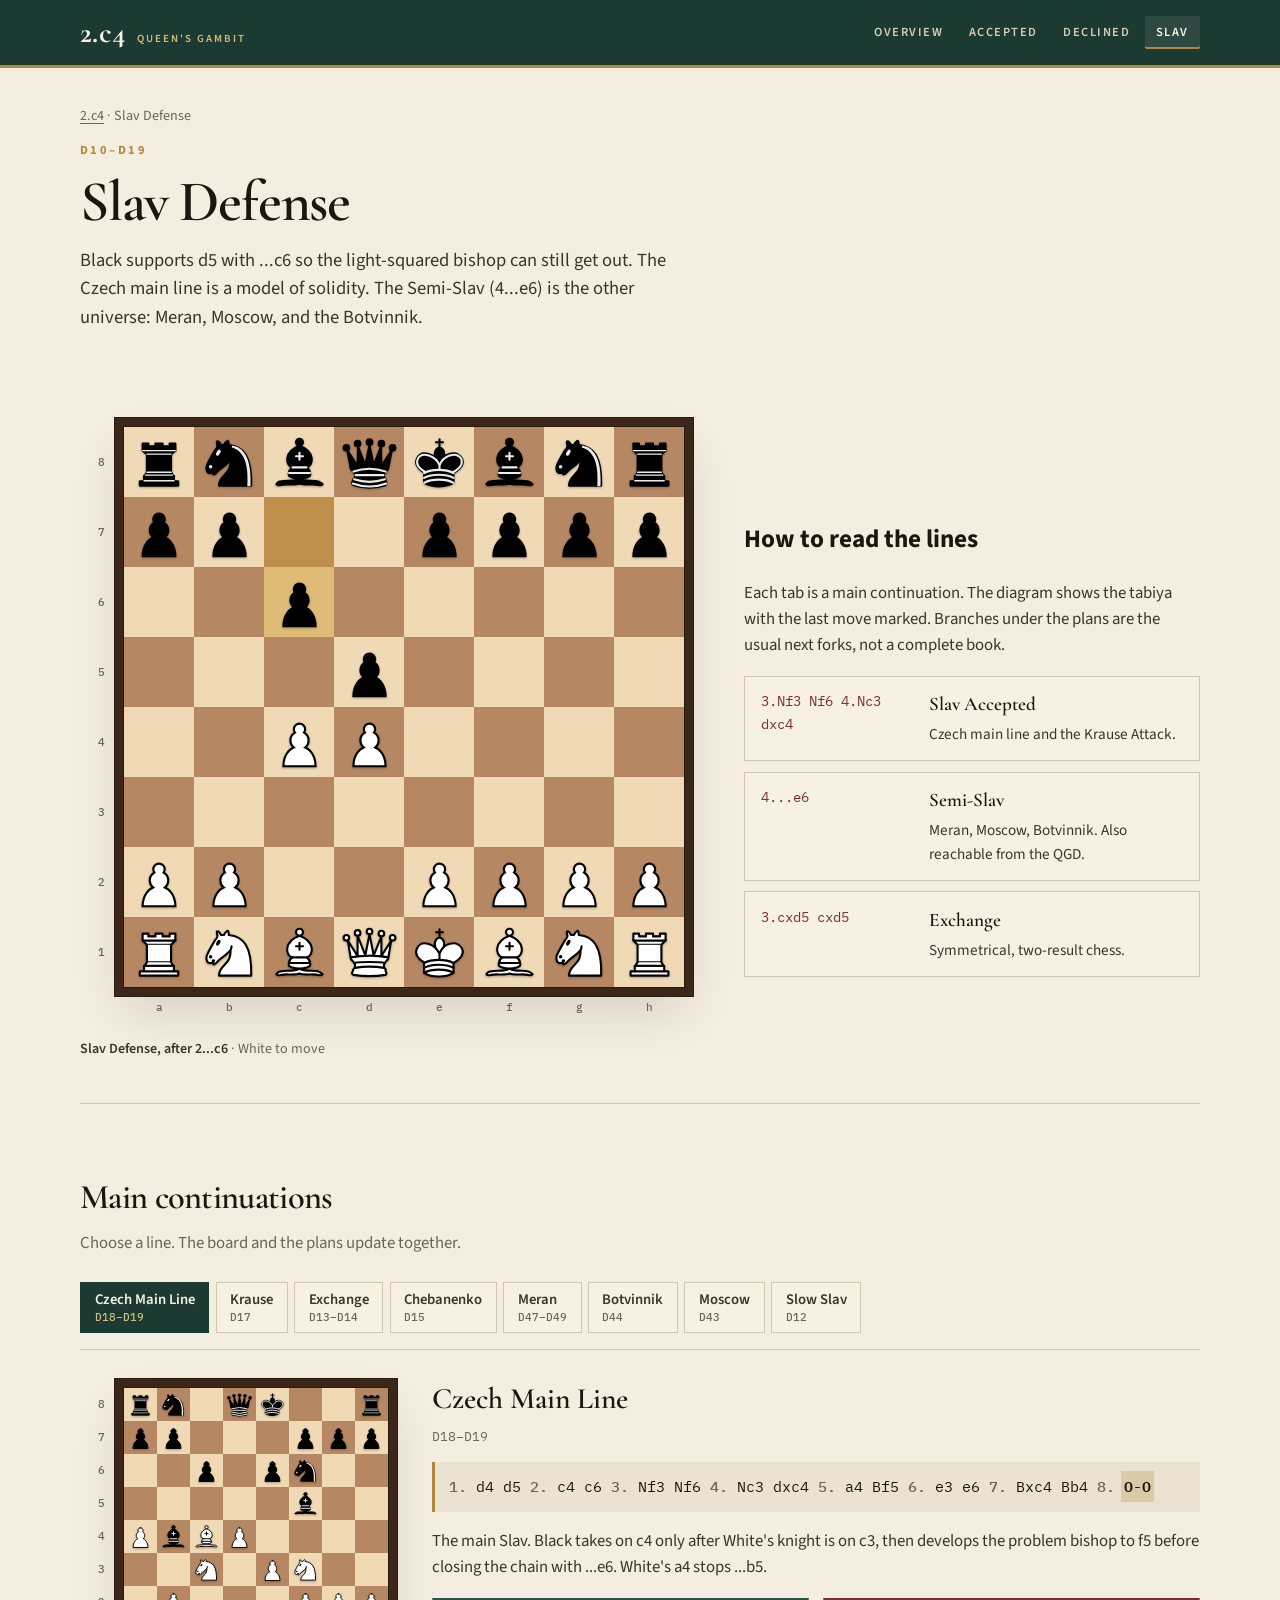
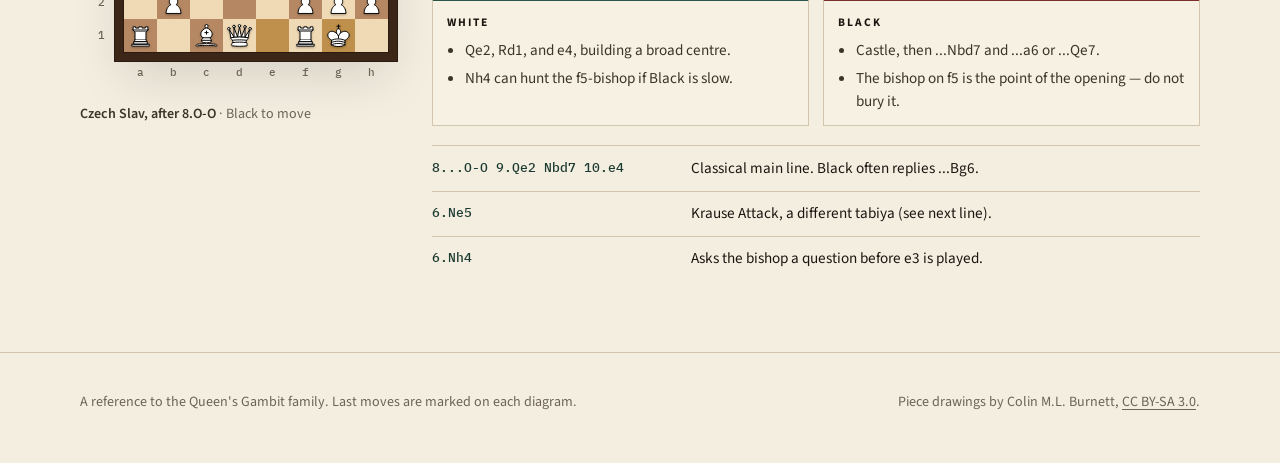
<file: slav.html>
<!DOCTYPE html>
<html lang="en">
<head>
  <meta charset="utf-8">
  <meta name="viewport" content="width=device-width, initial-scale=1">
  <title>Slav Defense — 2.c4</title>
  <meta name="description" content="Slav Defense continuations: Czech, Krause, Exchange, Chebanenko, Meran, Botvinnik, Moscow, Slow Slav.">
  <meta name="theme-color" content="#1b3a31">
  <link rel="icon" href="pieces/wN.svg" type="image/svg+xml">
  <link rel="preconnect" href="https://fonts.googleapis.com">
  <link rel="preconnect" href="https://fonts.gstatic.com" crossorigin>
  <link href="https://fonts.googleapis.com/css2?family=Cormorant+Garamond:ital,wght@0,500;0,600;0,700;1,500&family=IBM+Plex+Mono:wght@400;500&family=Source+Sans+3:ital,wght@0,400;0,500;0,600;1,400&display=swap" rel="stylesheet">
  <link rel="stylesheet" href="styles.css">
</head>
<body>
  <a class="skip" href="#main">Skip to content</a>
  <header class="site-header">
    <div class="wrap">
      <a class="wordmark" href="index.html">2.c4 <small>Queen's Gambit</small></a>
      <nav class="site-nav" aria-label="Openings"><a href="index.html">Overview</a><a href="qga.html">Accepted</a><a href="qgd.html">Declined</a><a href="slav.html" aria-current="page">Slav</a></nav>
    </div>
  </header>
  <main id="main">
    
    <div class="wrap">
      <header class="page-head">
        <p class="crumb"><a href="index.html">2.c4</a> · Slav Defense</p>
        <p class="kicker">D10–D19</p>
        <h1>Slav Defense</h1>
        <p class="lede">Black supports d5 with ...c6 so the light-squared bishop can still get out. The Czech main line is a model of solidity. The Semi-Slav (4...e6) is the other universe: Meran, Moscow, and the Botvinnik.</p>
      </header>
      <section class="hero">
        <figure class="diagram">
  <div class="diagram-inner">
    <div class="ranks" aria-hidden="true"><span>8</span><span>7</span><span>6</span><span>5</span><span>4</span><span>3</span><span>2</span><span>1</span></div>
    <div class="board" role="img" aria-label="Slav Defense, after 2...c6. White to move."><div class="sq l"><img src="pieces/bR.svg" alt=""></div><div class="sq d"><img src="pieces/bN.svg" alt=""></div><div class="sq l"><img src="pieces/bB.svg" alt=""></div><div class="sq d"><img src="pieces/bQ.svg" alt=""></div><div class="sq l"><img src="pieces/bK.svg" alt=""></div><div class="sq d"><img src="pieces/bB.svg" alt=""></div><div class="sq l"><img src="pieces/bN.svg" alt=""></div><div class="sq d"><img src="pieces/bR.svg" alt=""></div><div class="sq d"><img src="pieces/bP.svg" alt=""></div><div class="sq l"><img src="pieces/bP.svg" alt=""></div><div class="sq d last-from"></div><div class="sq l"></div><div class="sq d"><img src="pieces/bP.svg" alt=""></div><div class="sq l"><img src="pieces/bP.svg" alt=""></div><div class="sq d"><img src="pieces/bP.svg" alt=""></div><div class="sq l"><img src="pieces/bP.svg" alt=""></div><div class="sq l"></div><div class="sq d"></div><div class="sq l last-to"><img src="pieces/bP.svg" alt=""></div><div class="sq d"></div><div class="sq l"></div><div class="sq d"></div><div class="sq l"></div><div class="sq d"></div><div class="sq d"></div><div class="sq l"></div><div class="sq d"></div><div class="sq l"><img src="pieces/bP.svg" alt=""></div><div class="sq d"></div><div class="sq l"></div><div class="sq d"></div><div class="sq l"></div><div class="sq l"></div><div class="sq d"></div><div class="sq l"><img src="pieces/wP.svg" alt=""></div><div class="sq d"><img src="pieces/wP.svg" alt=""></div><div class="sq l"></div><div class="sq d"></div><div class="sq l"></div><div class="sq d"></div><div class="sq d"></div><div class="sq l"></div><div class="sq d"></div><div class="sq l"></div><div class="sq d"></div><div class="sq l"></div><div class="sq d"></div><div class="sq l"></div><div class="sq l"><img src="pieces/wP.svg" alt=""></div><div class="sq d"><img src="pieces/wP.svg" alt=""></div><div class="sq l"></div><div class="sq d"></div><div class="sq l"><img src="pieces/wP.svg" alt=""></div><div class="sq d"><img src="pieces/wP.svg" alt=""></div><div class="sq l"><img src="pieces/wP.svg" alt=""></div><div class="sq d"><img src="pieces/wP.svg" alt=""></div><div class="sq d"><img src="pieces/wR.svg" alt=""></div><div class="sq l"><img src="pieces/wN.svg" alt=""></div><div class="sq d"><img src="pieces/wB.svg" alt=""></div><div class="sq l"><img src="pieces/wQ.svg" alt=""></div><div class="sq d"><img src="pieces/wK.svg" alt=""></div><div class="sq l"><img src="pieces/wB.svg" alt=""></div><div class="sq d"><img src="pieces/wN.svg" alt=""></div><div class="sq l"><img src="pieces/wR.svg" alt=""></div></div>
    <div class="files" aria-hidden="true"><span>a</span><span>b</span><span>c</span><span>d</span><span>e</span><span>f</span><span>g</span><span>h</span></div>
  </div>
  <figcaption><strong>Slav Defense, after 2...c6</strong> · White to move</figcaption>
</figure>
        <div>
          <h2>How to read the lines</h2>
          <p class="idea">Each tab is a main continuation. The diagram shows the tabiya with the last move marked. Branches under the plans are the usual next forks, not a complete book.</p>
          <ul class="tree"><li><span class="mv">3.Nf3 Nf6 4.Nc3 dxc4</span><div><strong>Slav Accepted</strong><p>Czech main line and the Krause Attack.</p></div></li><li><span class="mv">4...e6</span><div><strong>Semi-Slav</strong><p>Meran, Moscow, Botvinnik. Also reachable from the QGD.</p></div></li><li><span class="mv">3.cxd5 cxd5</span><div><strong>Exchange</strong><p>Symmetrical, two-result chess.</p></div></li></ul>
        </div>
      </section>
      <hr class="section-rule">
      <section class="section" id="lines">
        <h2>Main continuations</h2>
        <p class="deck">Choose a line. The board and the plans update together.</p>
        <style>
#slav-czech:checked ~ .exp-tabs label[for='slav-czech'],
#slav-krause:checked ~ .exp-tabs label[for='slav-krause'],
#slav-exchange:checked ~ .exp-tabs label[for='slav-exchange'],
#slav-chebanenko:checked ~ .exp-tabs label[for='slav-chebanenko'],
#slav-meran:checked ~ .exp-tabs label[for='slav-meran'],
#slav-botvinnik:checked ~ .exp-tabs label[for='slav-botvinnik'],
#slav-moscow:checked ~ .exp-tabs label[for='slav-moscow'],
#slav-slow:checked ~ .exp-tabs label[for='slav-slow'] {
  background: var(--forest);
  color: var(--cream);
  border-color: var(--forest);
}
#slav-czech:checked ~ .exp-tabs label[for='slav-czech'] small,
#slav-krause:checked ~ .exp-tabs label[for='slav-krause'] small,
#slav-exchange:checked ~ .exp-tabs label[for='slav-exchange'] small,
#slav-chebanenko:checked ~ .exp-tabs label[for='slav-chebanenko'] small,
#slav-meran:checked ~ .exp-tabs label[for='slav-meran'] small,
#slav-botvinnik:checked ~ .exp-tabs label[for='slav-botvinnik'] small,
#slav-moscow:checked ~ .exp-tabs label[for='slav-moscow'] small,
#slav-slow:checked ~ .exp-tabs label[for='slav-slow'] small { color: var(--gold-2); }
#slav-czech:checked ~ .exp-panels [data-for='slav-czech'],
#slav-krause:checked ~ .exp-panels [data-for='slav-krause'],
#slav-exchange:checked ~ .exp-panels [data-for='slav-exchange'],
#slav-chebanenko:checked ~ .exp-panels [data-for='slav-chebanenko'],
#slav-meran:checked ~ .exp-panels [data-for='slav-meran'],
#slav-botvinnik:checked ~ .exp-panels [data-for='slav-botvinnik'],
#slav-moscow:checked ~ .exp-panels [data-for='slav-moscow'],
#slav-slow:checked ~ .exp-panels [data-for='slav-slow'] { display: grid; }
</style>
<section class="explorer" aria-label="Main continuations">
  <input class="exp-input" type="radio" name="slav-line" id="slav-czech" checked><input class="exp-input" type="radio" name="slav-line" id="slav-krause"><input class="exp-input" type="radio" name="slav-line" id="slav-exchange"><input class="exp-input" type="radio" name="slav-line" id="slav-chebanenko"><input class="exp-input" type="radio" name="slav-line" id="slav-meran"><input class="exp-input" type="radio" name="slav-line" id="slav-botvinnik"><input class="exp-input" type="radio" name="slav-line" id="slav-moscow"><input class="exp-input" type="radio" name="slav-line" id="slav-slow">
  <div class="exp-tabs" role="tablist"><label class="exp-tab" for="slav-czech">Czech Main Line<small>D18–D19</small></label><label class="exp-tab" for="slav-krause">Krause<small>D17</small></label><label class="exp-tab" for="slav-exchange">Exchange<small>D13–D14</small></label><label class="exp-tab" for="slav-chebanenko">Chebanenko<small>D15</small></label><label class="exp-tab" for="slav-meran">Meran<small>D47–D49</small></label><label class="exp-tab" for="slav-botvinnik">Botvinnik<small>D44</small></label><label class="exp-tab" for="slav-moscow">Moscow<small>D43</small></label><label class="exp-tab" for="slav-slow">Slow Slav<small>D12</small></label></div>
  <div class="exp-panels"><article class="exp-panel" data-for="slav-czech">
  <figure class="diagram">
  <div class="diagram-inner">
    <div class="ranks" aria-hidden="true"><span>8</span><span>7</span><span>6</span><span>5</span><span>4</span><span>3</span><span>2</span><span>1</span></div>
    <div class="board" role="img" aria-label="Czech Slav, after 8.O-O. Black to move."><div class="sq l"><img src="pieces/bR.svg" alt=""></div><div class="sq d"><img src="pieces/bN.svg" alt=""></div><div class="sq l"></div><div class="sq d"><img src="pieces/bQ.svg" alt=""></div><div class="sq l"><img src="pieces/bK.svg" alt=""></div><div class="sq d"></div><div class="sq l"></div><div class="sq d"><img src="pieces/bR.svg" alt=""></div><div class="sq d"><img src="pieces/bP.svg" alt=""></div><div class="sq l"><img src="pieces/bP.svg" alt=""></div><div class="sq d"></div><div class="sq l"></div><div class="sq d"></div><div class="sq l"><img src="pieces/bP.svg" alt=""></div><div class="sq d"><img src="pieces/bP.svg" alt=""></div><div class="sq l"><img src="pieces/bP.svg" alt=""></div><div class="sq l"></div><div class="sq d"></div><div class="sq l"><img src="pieces/bP.svg" alt=""></div><div class="sq d"></div><div class="sq l"><img src="pieces/bP.svg" alt=""></div><div class="sq d"><img src="pieces/bN.svg" alt=""></div><div class="sq l"></div><div class="sq d"></div><div class="sq d"></div><div class="sq l"></div><div class="sq d"></div><div class="sq l"></div><div class="sq d"></div><div class="sq l"><img src="pieces/bB.svg" alt=""></div><div class="sq d"></div><div class="sq l"></div><div class="sq l"><img src="pieces/wP.svg" alt=""></div><div class="sq d"><img src="pieces/bB.svg" alt=""></div><div class="sq l"><img src="pieces/wB.svg" alt=""></div><div class="sq d"><img src="pieces/wP.svg" alt=""></div><div class="sq l"></div><div class="sq d"></div><div class="sq l"></div><div class="sq d"></div><div class="sq d"></div><div class="sq l"></div><div class="sq d"><img src="pieces/wN.svg" alt=""></div><div class="sq l"></div><div class="sq d"><img src="pieces/wP.svg" alt=""></div><div class="sq l"><img src="pieces/wN.svg" alt=""></div><div class="sq d"></div><div class="sq l"></div><div class="sq l"></div><div class="sq d"><img src="pieces/wP.svg" alt=""></div><div class="sq l"></div><div class="sq d"></div><div class="sq l"></div><div class="sq d"><img src="pieces/wP.svg" alt=""></div><div class="sq l"><img src="pieces/wP.svg" alt=""></div><div class="sq d"><img src="pieces/wP.svg" alt=""></div><div class="sq d"><img src="pieces/wR.svg" alt=""></div><div class="sq l"></div><div class="sq d"><img src="pieces/wB.svg" alt=""></div><div class="sq l"><img src="pieces/wQ.svg" alt=""></div><div class="sq d last-from"></div><div class="sq l"><img src="pieces/wR.svg" alt=""></div><div class="sq d last-to"><img src="pieces/wK.svg" alt=""></div><div class="sq l"></div></div>
    <div class="files" aria-hidden="true"><span>a</span><span>b</span><span>c</span><span>d</span><span>e</span><span>f</span><span>g</span><span>h</span></div>
  </div>
  <figcaption><strong>Czech Slav, after 8.O-O</strong> · Black to move</figcaption>
</figure>
  <div class="line-copy">
    <h3>Czech Main Line</h3>
    <p class="eco">D18–D19</p>
    <p class="moves"><span class="n">1.</span> <span>d4</span> <span>d5</span> <span class="n">2.</span> <span>c4</span> <span>c6</span> <span class="n">3.</span> <span>Nf3</span> <span>Nf6</span> <span class="n">4.</span> <span>Nc3</span> <span>dxc4</span> <span class="n">5.</span> <span>a4</span> <span>Bf5</span> <span class="n">6.</span> <span>e3</span> <span>e6</span> <span class="n">7.</span> <span>Bxc4</span> <span>Bb4</span> <span class="n">8.</span> <span class="last">O-O</span></p>
    <p class="idea">The main Slav. Black takes on c4 only after White&#x27;s knight is on c3, then develops the problem bishop to f5 before closing the chain with ...e6. White&#x27;s a4 stops ...b5.</p>
    <div class="plans">
      <div class="plan white"><h4>White</h4><ul><li>Qe2, Rd1, and e4, building a broad centre.</li><li>Nh4 can hunt the f5-bishop if Black is slow.</li></ul></div>
      <div class="plan black"><h4>Black</h4><ul><li>Castle, then ...Nbd7 and ...a6 or ...Qe7.</li><li>The bishop on f5 is the point of the opening — do not bury it.</li></ul></div>
    </div>
    <ul class='branches'><li><span class="mv">8...O-O 9.Qe2 Nbd7 10.e4</span><span>Classical main line. Black often replies ...Bg6.</span></li><li><span class="mv">6.Ne5</span><span>Krause Attack, a different tabiya (see next line).</span></li><li><span class="mv">6.Nh4</span><span>Asks the bishop a question before e3 is played.</span></li></ul>
  </div>
</article><article class="exp-panel" data-for="slav-krause">
  <figure class="diagram">
  <div class="diagram-inner">
    <div class="ranks" aria-hidden="true"><span>8</span><span>7</span><span>6</span><span>5</span><span>4</span><span>3</span><span>2</span><span>1</span></div>
    <div class="board" role="img" aria-label="Krause Attack, after 7...Qc7. White to move."><div class="sq l"><img src="pieces/bR.svg" alt=""></div><div class="sq d"></div><div class="sq l"></div><div class="sq d last-from"></div><div class="sq l"><img src="pieces/bK.svg" alt=""></div><div class="sq d"><img src="pieces/bB.svg" alt=""></div><div class="sq l"></div><div class="sq d"><img src="pieces/bR.svg" alt=""></div><div class="sq d"><img src="pieces/bP.svg" alt=""></div><div class="sq l"><img src="pieces/bP.svg" alt=""></div><div class="sq d last-to"><img src="pieces/bQ.svg" alt=""></div><div class="sq l"><img src="pieces/bN.svg" alt=""></div><div class="sq d"><img src="pieces/bP.svg" alt=""></div><div class="sq l"><img src="pieces/bP.svg" alt=""></div><div class="sq d"><img src="pieces/bP.svg" alt=""></div><div class="sq l"><img src="pieces/bP.svg" alt=""></div><div class="sq l"></div><div class="sq d"></div><div class="sq l"><img src="pieces/bP.svg" alt=""></div><div class="sq d"></div><div class="sq l"></div><div class="sq d"><img src="pieces/bN.svg" alt=""></div><div class="sq l"></div><div class="sq d"></div><div class="sq d"></div><div class="sq l"></div><div class="sq d"></div><div class="sq l"></div><div class="sq d"></div><div class="sq l"><img src="pieces/bB.svg" alt=""></div><div class="sq d"></div><div class="sq l"></div><div class="sq l"><img src="pieces/wP.svg" alt=""></div><div class="sq d"></div><div class="sq l"><img src="pieces/wN.svg" alt=""></div><div class="sq d"><img src="pieces/wP.svg" alt=""></div><div class="sq l"></div><div class="sq d"></div><div class="sq l"></div><div class="sq d"></div><div class="sq d"></div><div class="sq l"></div><div class="sq d"><img src="pieces/wN.svg" alt=""></div><div class="sq l"></div><div class="sq d"></div><div class="sq l"></div><div class="sq d"></div><div class="sq l"></div><div class="sq l"></div><div class="sq d"><img src="pieces/wP.svg" alt=""></div><div class="sq l"></div><div class="sq d"></div><div class="sq l"><img src="pieces/wP.svg" alt=""></div><div class="sq d"><img src="pieces/wP.svg" alt=""></div><div class="sq l"><img src="pieces/wP.svg" alt=""></div><div class="sq d"><img src="pieces/wP.svg" alt=""></div><div class="sq d"><img src="pieces/wR.svg" alt=""></div><div class="sq l"></div><div class="sq d"><img src="pieces/wB.svg" alt=""></div><div class="sq l"><img src="pieces/wQ.svg" alt=""></div><div class="sq d"><img src="pieces/wK.svg" alt=""></div><div class="sq l"><img src="pieces/wB.svg" alt=""></div><div class="sq d"></div><div class="sq l"><img src="pieces/wR.svg" alt=""></div></div>
    <div class="files" aria-hidden="true"><span>a</span><span>b</span><span>c</span><span>d</span><span>e</span><span>f</span><span>g</span><span>h</span></div>
  </div>
  <figcaption><strong>Krause Attack, after 7...Qc7</strong> · White to move</figcaption>
</figure>
  <div class="line-copy">
    <h3>Krause</h3>
    <p class="eco">D17</p>
    <p class="moves"><span class="n">1.</span> <span>d4</span> <span>d5</span> <span class="n">2.</span> <span>c4</span> <span>c6</span> <span class="n">3.</span> <span>Nf3</span> <span>Nf6</span> <span class="n">4.</span> <span>Nc3</span> <span>dxc4</span> <span class="n">5.</span> <span>a4</span> <span>Bf5</span> <span class="n">6.</span> <span>Ne5</span> <span>Nbd7</span> <span class="n">7.</span> <span>Nxc4</span> <span class="last">Qc7</span></p>
    <p class="idea">Instead of recovering the pawn with e3 and Bxc4, White hops Ne5 and takes on c4 with the knight. The position is more open. Black&#x27;s queen comes to c7 to support ...e5.</p>
    <div class="plans">
      <div class="plan white"><h4>White</h4><ul><li>g3, Bg2, and O-O, or Bf4 hitting the queen.</li><li>Control e5 so Black cannot liquidate the centre.</li></ul></div>
      <div class="plan black"><h4>Black</h4><ul><li>Strike with ...e5. If dxe5 Nxe5, the pieces come out fast.</li><li>Keep the f5-bishop; it is the best piece in the position.</li></ul></div>
    </div>
    <ul class='branches'><li><span class="mv">8.g3 e5 9.dxe5 Nxe5 10.Bf4</span><span>A main tabiya of the Krause.</span></li><li><span class="mv">8.Bg5</span><span>Pins the knight and delays g3.</span></li><li><span class="mv">6...e6 7.f3</span><span>Wiesbaden Variation, a sharper cousin of the Krause.</span></li></ul>
  </div>
</article><article class="exp-panel" data-for="slav-exchange">
  <figure class="diagram">
  <div class="diagram-inner">
    <div class="ranks" aria-hidden="true"><span>8</span><span>7</span><span>6</span><span>5</span><span>4</span><span>3</span><span>2</span><span>1</span></div>
    <div class="board" role="img" aria-label="Exchange Slav, after 6.Bf4. Black to move."><div class="sq l"><img src="pieces/bR.svg" alt=""></div><div class="sq d"></div><div class="sq l"><img src="pieces/bB.svg" alt=""></div><div class="sq d"><img src="pieces/bQ.svg" alt=""></div><div class="sq l"><img src="pieces/bK.svg" alt=""></div><div class="sq d"><img src="pieces/bB.svg" alt=""></div><div class="sq l"></div><div class="sq d"><img src="pieces/bR.svg" alt=""></div><div class="sq d"><img src="pieces/bP.svg" alt=""></div><div class="sq l"><img src="pieces/bP.svg" alt=""></div><div class="sq d"></div><div class="sq l"></div><div class="sq d"><img src="pieces/bP.svg" alt=""></div><div class="sq l"><img src="pieces/bP.svg" alt=""></div><div class="sq d"><img src="pieces/bP.svg" alt=""></div><div class="sq l"><img src="pieces/bP.svg" alt=""></div><div class="sq l"></div><div class="sq d"></div><div class="sq l"><img src="pieces/bN.svg" alt=""></div><div class="sq d"></div><div class="sq l"></div><div class="sq d"><img src="pieces/bN.svg" alt=""></div><div class="sq l"></div><div class="sq d"></div><div class="sq d"></div><div class="sq l"></div><div class="sq d"></div><div class="sq l"><img src="pieces/bP.svg" alt=""></div><div class="sq d"></div><div class="sq l"></div><div class="sq d"></div><div class="sq l"></div><div class="sq l"></div><div class="sq d"></div><div class="sq l"></div><div class="sq d"><img src="pieces/wP.svg" alt=""></div><div class="sq l"></div><div class="sq d last-to"><img src="pieces/wB.svg" alt=""></div><div class="sq l"></div><div class="sq d"></div><div class="sq d"></div><div class="sq l"></div><div class="sq d"><img src="pieces/wN.svg" alt=""></div><div class="sq l"></div><div class="sq d"></div><div class="sq l"><img src="pieces/wN.svg" alt=""></div><div class="sq d"></div><div class="sq l"></div><div class="sq l"><img src="pieces/wP.svg" alt=""></div><div class="sq d"><img src="pieces/wP.svg" alt=""></div><div class="sq l"></div><div class="sq d"></div><div class="sq l"><img src="pieces/wP.svg" alt=""></div><div class="sq d"><img src="pieces/wP.svg" alt=""></div><div class="sq l"><img src="pieces/wP.svg" alt=""></div><div class="sq d"><img src="pieces/wP.svg" alt=""></div><div class="sq d"><img src="pieces/wR.svg" alt=""></div><div class="sq l"></div><div class="sq d last-from"></div><div class="sq l"><img src="pieces/wQ.svg" alt=""></div><div class="sq d"><img src="pieces/wK.svg" alt=""></div><div class="sq l"><img src="pieces/wB.svg" alt=""></div><div class="sq d"></div><div class="sq l"><img src="pieces/wR.svg" alt=""></div></div>
    <div class="files" aria-hidden="true"><span>a</span><span>b</span><span>c</span><span>d</span><span>e</span><span>f</span><span>g</span><span>h</span></div>
  </div>
  <figcaption><strong>Exchange Slav, after 6.Bf4</strong> · Black to move</figcaption>
</figure>
  <div class="line-copy">
    <h3>Exchange</h3>
    <p class="eco">D13–D14</p>
    <p class="moves"><span class="n">1.</span> <span>d4</span> <span>d5</span> <span class="n">2.</span> <span>c4</span> <span>c6</span> <span class="n">3.</span> <span>cxd5</span> <span>cxd5</span> <span class="n">4.</span> <span>Nc3</span> <span>Nf6</span> <span class="n">5.</span> <span>Nf3</span> <span>Nc6</span> <span class="n">6.</span> <span class="last">Bf4</span></p>
    <p class="idea">White kills the Slav&#x27;s counterplay and plays for two results. The structure is symmetrical. Small advantages come from the better bishop and a minority idea on the queenside.</p>
    <div class="plans">
      <div class="plan white"><h4>White</h4><ul><li>Qb3 or Rc1, pressure b7, and a knight toward b5 or e5.</li><li>Do not allow ...Bf5 and ...e6 with total comfort.</li></ul></div>
      <div class="plan black"><h4>Black</h4><ul><li>Develop ...Bf5 or ...Bg4, then ...e6 and ...Bd6.</li><li>Equalise by trading the right minor pieces, not all of them.</li></ul></div>
    </div>
    <ul class='branches'><li><span class="mv">6...Bf5 7.e3 e6 8.Qb3</span><span>The old main line, hitting b7.</span></li><li><span class="mv">6...a6</span><span>Stops Nb5. A modern, very solid choice.</span></li><li><span class="mv">4.Nf3 Nf6 5.Nc3 Nc6 6.Bf4 Nh5</span><span>Black hunts the bishop at once.</span></li></ul>
  </div>
</article><article class="exp-panel" data-for="slav-chebanenko">
  <figure class="diagram">
  <div class="diagram-inner">
    <div class="ranks" aria-hidden="true"><span>8</span><span>7</span><span>6</span><span>5</span><span>4</span><span>3</span><span>2</span><span>1</span></div>
    <div class="board" role="img" aria-label="Chebanenko Slav, after 6.Bf4. Black to move."><div class="sq l"><img src="pieces/bR.svg" alt=""></div><div class="sq d"></div><div class="sq l"><img src="pieces/bB.svg" alt=""></div><div class="sq d"><img src="pieces/bQ.svg" alt=""></div><div class="sq l"><img src="pieces/bK.svg" alt=""></div><div class="sq d"><img src="pieces/bB.svg" alt=""></div><div class="sq l"></div><div class="sq d"><img src="pieces/bR.svg" alt=""></div><div class="sq d"></div><div class="sq l"><img src="pieces/bP.svg" alt=""></div><div class="sq d"></div><div class="sq l"><img src="pieces/bN.svg" alt=""></div><div class="sq d"><img src="pieces/bP.svg" alt=""></div><div class="sq l"><img src="pieces/bP.svg" alt=""></div><div class="sq d"><img src="pieces/bP.svg" alt=""></div><div class="sq l"><img src="pieces/bP.svg" alt=""></div><div class="sq l"><img src="pieces/bP.svg" alt=""></div><div class="sq d"></div><div class="sq l"><img src="pieces/bP.svg" alt=""></div><div class="sq d"></div><div class="sq l"></div><div class="sq d"><img src="pieces/bN.svg" alt=""></div><div class="sq l"></div><div class="sq d"></div><div class="sq d"></div><div class="sq l"></div><div class="sq d"><img src="pieces/wP.svg" alt=""></div><div class="sq l"><img src="pieces/bP.svg" alt=""></div><div class="sq d"></div><div class="sq l"></div><div class="sq d"></div><div class="sq l"></div><div class="sq l"></div><div class="sq d"></div><div class="sq l"></div><div class="sq d"><img src="pieces/wP.svg" alt=""></div><div class="sq l"></div><div class="sq d last-to"><img src="pieces/wB.svg" alt=""></div><div class="sq l"></div><div class="sq d"></div><div class="sq d"></div><div class="sq l"></div><div class="sq d"><img src="pieces/wN.svg" alt=""></div><div class="sq l"></div><div class="sq d"></div><div class="sq l"><img src="pieces/wN.svg" alt=""></div><div class="sq d"></div><div class="sq l"></div><div class="sq l"><img src="pieces/wP.svg" alt=""></div><div class="sq d"><img src="pieces/wP.svg" alt=""></div><div class="sq l"></div><div class="sq d"></div><div class="sq l"><img src="pieces/wP.svg" alt=""></div><div class="sq d"><img src="pieces/wP.svg" alt=""></div><div class="sq l"><img src="pieces/wP.svg" alt=""></div><div class="sq d"><img src="pieces/wP.svg" alt=""></div><div class="sq d"><img src="pieces/wR.svg" alt=""></div><div class="sq l"></div><div class="sq d last-from"></div><div class="sq l"><img src="pieces/wQ.svg" alt=""></div><div class="sq d"><img src="pieces/wK.svg" alt=""></div><div class="sq l"><img src="pieces/wB.svg" alt=""></div><div class="sq d"></div><div class="sq l"><img src="pieces/wR.svg" alt=""></div></div>
    <div class="files" aria-hidden="true"><span>a</span><span>b</span><span>c</span><span>d</span><span>e</span><span>f</span><span>g</span><span>h</span></div>
  </div>
  <figcaption><strong>Chebanenko Slav, after 6.Bf4</strong> · Black to move</figcaption>
</figure>
  <div class="line-copy">
    <h3>Chebanenko</h3>
    <p class="eco">D15</p>
    <p class="moves"><span class="n">1.</span> <span>d4</span> <span>d5</span> <span class="n">2.</span> <span>c4</span> <span>c6</span> <span class="n">3.</span> <span>Nf3</span> <span>Nf6</span> <span class="n">4.</span> <span>Nc3</span> <span>a6</span> <span class="n">5.</span> <span>c5</span> <span>Nbd7</span> <span class="n">6.</span> <span class="last">Bf4</span></p>
    <p class="idea">Black&#x27;s 4...a6 is a useful waiting move. It prepares ...b5 and ...Bg4, and it asks White how to occupy the centre. 5.c5 gains space; 5.e3 and 5.a4 are the other main tries.</p>
    <div class="plans">
      <div class="plan white"><h4>White</h4><ul><li>If 5.c5, clamp the queenside and play Bf4, h3, and e3.</li><li>If 5.e3, allow ...b5 and fight the queenside expansion.</li></ul></div>
      <div class="plan black"><h4>Black</h4><ul><li>Against c5, chip with ...e5 or ...b6.</li><li>Against quieter fifth moves, ...b5, ...Bg4, and ...e6.</li></ul></div>
    </div>
    <ul class='branches'><li><span class="mv">5.e3 b5 6.b3</span><span>A standard way to keep a pawn on c4.</span></li><li><span class="mv">5.a4 e6 6.Bg5</span><span>Stops ...b5. Can look like a QGD with ...a6 in.</span></li><li><span class="mv">5.Ne5</span><span>An aggressive sideline aiming at f7 and c6.</span></li></ul>
  </div>
</article><article class="exp-panel" data-for="slav-meran">
  <figure class="diagram">
  <div class="diagram-inner">
    <div class="ranks" aria-hidden="true"><span>8</span><span>7</span><span>6</span><span>5</span><span>4</span><span>3</span><span>2</span><span>1</span></div>
    <div class="board" role="img" aria-label="Meran Variation, after 8...a6. White to move."><div class="sq l"><img src="pieces/bR.svg" alt=""></div><div class="sq d"></div><div class="sq l"><img src="pieces/bB.svg" alt=""></div><div class="sq d"><img src="pieces/bQ.svg" alt=""></div><div class="sq l"><img src="pieces/bK.svg" alt=""></div><div class="sq d"><img src="pieces/bB.svg" alt=""></div><div class="sq l"></div><div class="sq d"><img src="pieces/bR.svg" alt=""></div><div class="sq d last-from"></div><div class="sq l"></div><div class="sq d"></div><div class="sq l"><img src="pieces/bN.svg" alt=""></div><div class="sq d"></div><div class="sq l"><img src="pieces/bP.svg" alt=""></div><div class="sq d"><img src="pieces/bP.svg" alt=""></div><div class="sq l"><img src="pieces/bP.svg" alt=""></div><div class="sq l last-to"><img src="pieces/bP.svg" alt=""></div><div class="sq d"></div><div class="sq l"><img src="pieces/bP.svg" alt=""></div><div class="sq d"></div><div class="sq l"><img src="pieces/bP.svg" alt=""></div><div class="sq d"><img src="pieces/bN.svg" alt=""></div><div class="sq l"></div><div class="sq d"></div><div class="sq d"></div><div class="sq l"><img src="pieces/bP.svg" alt=""></div><div class="sq d"></div><div class="sq l"></div><div class="sq d"></div><div class="sq l"></div><div class="sq d"></div><div class="sq l"></div><div class="sq l"></div><div class="sq d"></div><div class="sq l"></div><div class="sq d"><img src="pieces/wP.svg" alt=""></div><div class="sq l"></div><div class="sq d"></div><div class="sq l"></div><div class="sq d"></div><div class="sq d"></div><div class="sq l"></div><div class="sq d"><img src="pieces/wN.svg" alt=""></div><div class="sq l"><img src="pieces/wB.svg" alt=""></div><div class="sq d"><img src="pieces/wP.svg" alt=""></div><div class="sq l"><img src="pieces/wN.svg" alt=""></div><div class="sq d"></div><div class="sq l"></div><div class="sq l"><img src="pieces/wP.svg" alt=""></div><div class="sq d"><img src="pieces/wP.svg" alt=""></div><div class="sq l"></div><div class="sq d"></div><div class="sq l"></div><div class="sq d"><img src="pieces/wP.svg" alt=""></div><div class="sq l"><img src="pieces/wP.svg" alt=""></div><div class="sq d"><img src="pieces/wP.svg" alt=""></div><div class="sq d"><img src="pieces/wR.svg" alt=""></div><div class="sq l"></div><div class="sq d"><img src="pieces/wB.svg" alt=""></div><div class="sq l"><img src="pieces/wQ.svg" alt=""></div><div class="sq d"><img src="pieces/wK.svg" alt=""></div><div class="sq l"></div><div class="sq d"></div><div class="sq l"><img src="pieces/wR.svg" alt=""></div></div>
    <div class="files" aria-hidden="true"><span>a</span><span>b</span><span>c</span><span>d</span><span>e</span><span>f</span><span>g</span><span>h</span></div>
  </div>
  <figcaption><strong>Meran Variation, after 8...a6</strong> · White to move</figcaption>
</figure>
  <div class="line-copy">
    <h3>Meran</h3>
    <p class="eco">D47–D49</p>
    <p class="moves"><span class="n">1.</span> <span>d4</span> <span>d5</span> <span class="n">2.</span> <span>c4</span> <span>c6</span> <span class="n">3.</span> <span>Nf3</span> <span>Nf6</span> <span class="n">4.</span> <span>Nc3</span> <span>e6</span> <span class="n">5.</span> <span>e3</span> <span>Nbd7</span> <span class="n">6.</span> <span>Bd3</span> <span>dxc4</span> <span class="n">7.</span> <span>Bxc4</span> <span>b5</span> <span class="n">8.</span> <span>Bd3</span> <span class="last">a6</span></p>
    <p class="idea">The Semi-Slav via 4...e6, then the classical Meran: Black takes on c4 and expands with ...b5 and ...a6. Both sides castle into a heavy-piece fight. This is one of the most analysed families in all of chess.</p>
    <div class="plans">
      <div class="plan white"><h4>White</h4><ul><li>e4 is the thematic break. Then e5 or a4.</li><li>O-O, Qe2, and Rd1 before the centre opens.</li></ul></div>
      <div class="plan black"><h4>Black</h4><ul><li>...c5 is the point. The hanging pawns or an IQP may follow.</li><li>Develop ...Bb7 and ...Be7; do not delay ...c5 too long.</li></ul></div>
    </div>
    <ul class='branches'><li><span class="mv">9.e4 c5 10.e5</span><span>Reynolds Attack, the sharp old main line.</span></li><li><span class="mv">9.O-O c5 10.a4</span><span>A modern attempt to undermine b5 first.</span></li><li><span class="mv">6.Qc2</span><span>Anti-Meran. White avoids Bd3 and waits.</span></li></ul>
  </div>
</article><article class="exp-panel" data-for="slav-botvinnik">
  <figure class="diagram">
  <div class="diagram-inner">
    <div class="ranks" aria-hidden="true"><span>8</span><span>7</span><span>6</span><span>5</span><span>4</span><span>3</span><span>2</span><span>1</span></div>
    <div class="board" role="img" aria-label="Botvinnik Variation, after 9.Nxg5. Black to move."><div class="sq l"><img src="pieces/bR.svg" alt=""></div><div class="sq d"><img src="pieces/bN.svg" alt=""></div><div class="sq l"><img src="pieces/bB.svg" alt=""></div><div class="sq d"><img src="pieces/bQ.svg" alt=""></div><div class="sq l"><img src="pieces/bK.svg" alt=""></div><div class="sq d"><img src="pieces/bB.svg" alt=""></div><div class="sq l"></div><div class="sq d"><img src="pieces/bR.svg" alt=""></div><div class="sq d"><img src="pieces/bP.svg" alt=""></div><div class="sq l"></div><div class="sq d"></div><div class="sq l"></div><div class="sq d"></div><div class="sq l"><img src="pieces/bP.svg" alt=""></div><div class="sq d"></div><div class="sq l"></div><div class="sq l"></div><div class="sq d"></div><div class="sq l"><img src="pieces/bP.svg" alt=""></div><div class="sq d"></div><div class="sq l"><img src="pieces/bP.svg" alt=""></div><div class="sq d"><img src="pieces/bN.svg" alt=""></div><div class="sq l"></div><div class="sq d"><img src="pieces/bP.svg" alt=""></div><div class="sq d"></div><div class="sq l"><img src="pieces/bP.svg" alt=""></div><div class="sq d"></div><div class="sq l"></div><div class="sq d"><img src="pieces/wP.svg" alt=""></div><div class="sq l"></div><div class="sq d last-to"><img src="pieces/wN.svg" alt=""></div><div class="sq l"></div><div class="sq l"></div><div class="sq d"></div><div class="sq l"><img src="pieces/bP.svg" alt=""></div><div class="sq d"><img src="pieces/wP.svg" alt=""></div><div class="sq l"></div><div class="sq d"></div><div class="sq l"></div><div class="sq d"><img src="pieces/wB.svg" alt=""></div><div class="sq d"></div><div class="sq l"></div><div class="sq d"><img src="pieces/wN.svg" alt=""></div><div class="sq l"></div><div class="sq d"></div><div class="sq l last-from"></div><div class="sq d"></div><div class="sq l"></div><div class="sq l"><img src="pieces/wP.svg" alt=""></div><div class="sq d"><img src="pieces/wP.svg" alt=""></div><div class="sq l"></div><div class="sq d"></div><div class="sq l"></div><div class="sq d"><img src="pieces/wP.svg" alt=""></div><div class="sq l"><img src="pieces/wP.svg" alt=""></div><div class="sq d"><img src="pieces/wP.svg" alt=""></div><div class="sq d"><img src="pieces/wR.svg" alt=""></div><div class="sq l"></div><div class="sq d"></div><div class="sq l"><img src="pieces/wQ.svg" alt=""></div><div class="sq d"><img src="pieces/wK.svg" alt=""></div><div class="sq l"><img src="pieces/wB.svg" alt=""></div><div class="sq d"></div><div class="sq l"><img src="pieces/wR.svg" alt=""></div></div>
    <div class="files" aria-hidden="true"><span>a</span><span>b</span><span>c</span><span>d</span><span>e</span><span>f</span><span>g</span><span>h</span></div>
  </div>
  <figcaption><strong>Botvinnik Variation, after 9.Nxg5</strong> · Black to move</figcaption>
</figure>
  <div class="line-copy">
    <h3>Botvinnik</h3>
    <p class="eco">D44</p>
    <p class="moves"><span class="n">1.</span> <span>d4</span> <span>d5</span> <span class="n">2.</span> <span>c4</span> <span>c6</span> <span class="n">3.</span> <span>Nf3</span> <span>Nf6</span> <span class="n">4.</span> <span>Nc3</span> <span>e6</span> <span class="n">5.</span> <span>Bg5</span> <span>dxc4</span> <span class="n">6.</span> <span>e4</span> <span>b5</span> <span class="n">7.</span> <span>e5</span> <span>h6</span> <span class="n">8.</span> <span>Bh4</span> <span>g5</span> <span class="n">9.</span> <span class="last">Nxg5</span></p>
    <p class="idea">The most violent Semi-Slav. White&#x27;s 5.Bg5 and 6.e4 dare Black to keep the extra pawn. After ...h6, ...g5, and Nxg5 the kingside is ripped open. Theory here runs past move twenty.</p>
    <div class="plans">
      <div class="plan white"><h4>White</h4><ul><li>Sacrifice on g5 is thematic. Hunt the uncastled king.</li><li>The pawn on e5 cramps Black&#x27;s knights.</li></ul></div>
      <div class="plan black"><h4>Black</h4><ul><li>Return material to castle long, or run with ...Rg8 and ...g4.</li><li>The extra queenside pawns win endings if the king survives.</li></ul></div>
    </div>
    <ul class='branches'><li><span class="mv">9...hxg5 10.Bxg5 Nbd7</span><span>Main continuation. Both sides are committed.</span></li><li><span class="mv">8.Bh4 g5 9.exf6 gxh4 10.Ne5</span><span>A related piece of chaos if White takes on f6.</span></li><li><span class="mv">5...h6</span><span>Declines the Botvinnik and enters the Moscow instead.</span></li></ul>
  </div>
</article><article class="exp-panel" data-for="slav-moscow">
  <figure class="diagram">
  <div class="diagram-inner">
    <div class="ranks" aria-hidden="true"><span>8</span><span>7</span><span>6</span><span>5</span><span>4</span><span>3</span><span>2</span><span>1</span></div>
    <div class="board" role="img" aria-label="Moscow Variation, after 7...Nd7. White to move."><div class="sq l"><img src="pieces/bR.svg" alt=""></div><div class="sq d last-from"></div><div class="sq l"><img src="pieces/bB.svg" alt=""></div><div class="sq d"></div><div class="sq l"><img src="pieces/bK.svg" alt=""></div><div class="sq d"><img src="pieces/bB.svg" alt=""></div><div class="sq l"></div><div class="sq d"><img src="pieces/bR.svg" alt=""></div><div class="sq d"><img src="pieces/bP.svg" alt=""></div><div class="sq l"><img src="pieces/bP.svg" alt=""></div><div class="sq d"></div><div class="sq l last-to"><img src="pieces/bN.svg" alt=""></div><div class="sq d"></div><div class="sq l"><img src="pieces/bP.svg" alt=""></div><div class="sq d"><img src="pieces/bP.svg" alt=""></div><div class="sq l"></div><div class="sq l"></div><div class="sq d"></div><div class="sq l"><img src="pieces/bP.svg" alt=""></div><div class="sq d"></div><div class="sq l"><img src="pieces/bP.svg" alt=""></div><div class="sq d"><img src="pieces/bQ.svg" alt=""></div><div class="sq l"></div><div class="sq d"><img src="pieces/bP.svg" alt=""></div><div class="sq d"></div><div class="sq l"></div><div class="sq d"></div><div class="sq l"><img src="pieces/bP.svg" alt=""></div><div class="sq d"></div><div class="sq l"></div><div class="sq d"></div><div class="sq l"></div><div class="sq l"></div><div class="sq d"></div><div class="sq l"><img src="pieces/wP.svg" alt=""></div><div class="sq d"><img src="pieces/wP.svg" alt=""></div><div class="sq l"></div><div class="sq d"></div><div class="sq l"></div><div class="sq d"></div><div class="sq d"></div><div class="sq l"></div><div class="sq d"><img src="pieces/wN.svg" alt=""></div><div class="sq l"></div><div class="sq d"><img src="pieces/wP.svg" alt=""></div><div class="sq l"><img src="pieces/wN.svg" alt=""></div><div class="sq d"></div><div class="sq l"></div><div class="sq l"><img src="pieces/wP.svg" alt=""></div><div class="sq d"><img src="pieces/wP.svg" alt=""></div><div class="sq l"></div><div class="sq d"></div><div class="sq l"></div><div class="sq d"><img src="pieces/wP.svg" alt=""></div><div class="sq l"><img src="pieces/wP.svg" alt=""></div><div class="sq d"><img src="pieces/wP.svg" alt=""></div><div class="sq d"><img src="pieces/wR.svg" alt=""></div><div class="sq l"></div><div class="sq d"></div><div class="sq l"><img src="pieces/wQ.svg" alt=""></div><div class="sq d"><img src="pieces/wK.svg" alt=""></div><div class="sq l"><img src="pieces/wB.svg" alt=""></div><div class="sq d"></div><div class="sq l"><img src="pieces/wR.svg" alt=""></div></div>
    <div class="files" aria-hidden="true"><span>a</span><span>b</span><span>c</span><span>d</span><span>e</span><span>f</span><span>g</span><span>h</span></div>
  </div>
  <figcaption><strong>Moscow Variation, after 7...Nd7</strong> · White to move</figcaption>
</figure>
  <div class="line-copy">
    <h3>Moscow</h3>
    <p class="eco">D43</p>
    <p class="moves"><span class="n">1.</span> <span>d4</span> <span>d5</span> <span class="n">2.</span> <span>c4</span> <span>c6</span> <span class="n">3.</span> <span>Nf3</span> <span>Nf6</span> <span class="n">4.</span> <span>Nc3</span> <span>e6</span> <span class="n">5.</span> <span>Bg5</span> <span>h6</span> <span class="n">6.</span> <span>Bxf6</span> <span>Qxf6</span> <span class="n">7.</span> <span>e3</span> <span class="last">Nd7</span></p>
    <p class="idea">Black&#x27;s 5...h6 asks the bishop to take on f6 or retreat. 6.Bxf6 gives Black the bishop pair in a slightly cramped structure. It is the practical alternative to the Botvinnik.</p>
    <div class="plans">
      <div class="plan white"><h4>White</h4><ul><li>Bd3, O-O, and Rc1. The bind is worth more than the bishop pair if Black is slow.</li><li>A later e4 must be prepared; the dark squares are tender.</li></ul></div>
      <div class="plan black"><h4>Black</h4><ul><li>...dxc4, ...b5, and ...c5, using the two bishops.</li><li>Do not play ...e5 until development is finished.</li></ul></div>
    </div>
    <ul class='branches'><li><span class="mv">6.Bh4</span><span>Anti-Moscow. White keeps the bishop; Black can still grab dxc4.</span></li><li><span class="mv">8.Bd3 dxc4 9.Bxc4 g6</span><span>A modern setup with ...Bg7.</span></li><li><span class="mv">7.Qb3</span><span>Hits b7 and slows ...dxc4.</span></li></ul>
  </div>
</article><article class="exp-panel" data-for="slav-slow">
  <figure class="diagram">
  <div class="diagram-inner">
    <div class="ranks" aria-hidden="true"><span>8</span><span>7</span><span>6</span><span>5</span><span>4</span><span>3</span><span>2</span><span>1</span></div>
    <div class="board" role="img" aria-label="Slow Slav, after 6...Bg6. White to move."><div class="sq l"><img src="pieces/bR.svg" alt=""></div><div class="sq d"><img src="pieces/bN.svg" alt=""></div><div class="sq l"></div><div class="sq d"><img src="pieces/bQ.svg" alt=""></div><div class="sq l"><img src="pieces/bK.svg" alt=""></div><div class="sq d"><img src="pieces/bB.svg" alt=""></div><div class="sq l"></div><div class="sq d"><img src="pieces/bR.svg" alt=""></div><div class="sq d"><img src="pieces/bP.svg" alt=""></div><div class="sq l"><img src="pieces/bP.svg" alt=""></div><div class="sq d"></div><div class="sq l"></div><div class="sq d"></div><div class="sq l"><img src="pieces/bP.svg" alt=""></div><div class="sq d"><img src="pieces/bP.svg" alt=""></div><div class="sq l"><img src="pieces/bP.svg" alt=""></div><div class="sq l"></div><div class="sq d"></div><div class="sq l"><img src="pieces/bP.svg" alt=""></div><div class="sq d"></div><div class="sq l"><img src="pieces/bP.svg" alt=""></div><div class="sq d"><img src="pieces/bN.svg" alt=""></div><div class="sq l last-to"><img src="pieces/bB.svg" alt=""></div><div class="sq d"></div><div class="sq d"></div><div class="sq l"></div><div class="sq d"></div><div class="sq l"><img src="pieces/bP.svg" alt=""></div><div class="sq d"></div><div class="sq l last-from"></div><div class="sq d"></div><div class="sq l"></div><div class="sq l"></div><div class="sq d"></div><div class="sq l"><img src="pieces/wP.svg" alt=""></div><div class="sq d"><img src="pieces/wP.svg" alt=""></div><div class="sq l"></div><div class="sq d"></div><div class="sq l"></div><div class="sq d"><img src="pieces/wN.svg" alt=""></div><div class="sq d"></div><div class="sq l"></div><div class="sq d"><img src="pieces/wN.svg" alt=""></div><div class="sq l"></div><div class="sq d"><img src="pieces/wP.svg" alt=""></div><div class="sq l"></div><div class="sq d"></div><div class="sq l"></div><div class="sq l"><img src="pieces/wP.svg" alt=""></div><div class="sq d"><img src="pieces/wP.svg" alt=""></div><div class="sq l"></div><div class="sq d"></div><div class="sq l"></div><div class="sq d"><img src="pieces/wP.svg" alt=""></div><div class="sq l"><img src="pieces/wP.svg" alt=""></div><div class="sq d"><img src="pieces/wP.svg" alt=""></div><div class="sq d"><img src="pieces/wR.svg" alt=""></div><div class="sq l"></div><div class="sq d"><img src="pieces/wB.svg" alt=""></div><div class="sq l"><img src="pieces/wQ.svg" alt=""></div><div class="sq d"><img src="pieces/wK.svg" alt=""></div><div class="sq l"><img src="pieces/wB.svg" alt=""></div><div class="sq d"></div><div class="sq l"><img src="pieces/wR.svg" alt=""></div></div>
    <div class="files" aria-hidden="true"><span>a</span><span>b</span><span>c</span><span>d</span><span>e</span><span>f</span><span>g</span><span>h</span></div>
  </div>
  <figcaption><strong>Slow Slav, after 6...Bg6</strong> · White to move</figcaption>
</figure>
  <div class="line-copy">
    <h3>Slow Slav</h3>
    <p class="eco">D12</p>
    <p class="moves"><span class="n">1.</span> <span>d4</span> <span>d5</span> <span class="n">2.</span> <span>c4</span> <span>c6</span> <span class="n">3.</span> <span>Nf3</span> <span>Nf6</span> <span class="n">4.</span> <span>e3</span> <span>Bf5</span> <span class="n">5.</span> <span>Nc3</span> <span>e6</span> <span class="n">6.</span> <span>Nh4</span> <span class="last">Bg6</span></p>
    <p class="idea">White delays Nc3 so that ...dxc4 does not come with the usual bite. Black develops the bishop anyway. 6.Nh4 is the standard way to pick up the bishop pair.</p>
    <div class="plans">
      <div class="plan white"><h4>White</h4><ul><li>Take on g6 when it damages Black&#x27;s structure, then c5 or Bd3.</li><li>A quiet Catalan-like setup with Be2 and O-O is also fine.</li></ul></div>
      <div class="plan black"><h4>Black</h4><ul><li>Allow Nxg6 and use the open h-file, or drop back to e4.</li><li>...Nbd7, ...Bd6, and ...O-O remain the development scheme.</li></ul></div>
    </div>
    <ul class='branches'><li><span class="mv">5.Nc3 e6 6.Nh4 Be4</span><span>The bishop stays in the centre instead of g6.</span></li><li><span class="mv">5.Bd3 Bxd3 6.Qxd3</span><span>Simple chess. White has an easy game and a small pull.</span></li><li><span class="mv">4...Bg4</span><span>The other Slow Slav, pinning the knight instead of ...Bf5.</span></li></ul>
  </div>
</article></div>
</section>
      </section>
    </div>
    
  </main>
  <footer class="site-footer">
    <div class="wrap">
      <p>A reference to the Queen's Gambit family. Last moves are marked on each diagram.</p>
      <p>Piece drawings by Colin M.L. Burnett, <a href="https://creativecommons.org/licenses/by-sa/3.0/">CC BY-SA 3.0</a>.</p>
    </div>
  </footer>
</body>
</html>
</file>
<file: styles.css>
:root {
  --paper: #f4eee1;
  --paper-2: #ebe3d2;
  --paper-3: #e2d6c0;
  --ink: #1b1610;
  --ink-2: #3d3429;
  --muted: #6d6356;
  --line: #d4c6ae;
  --forest: #1b3a31;
  --forest-2: #2b5548;
  --gold: #b0893a;
  --gold-2: #d4bc7a;
  --cream: #f7f1e4;
  --crimson: #7a2e2e;
  --board-light: #f0d9b5;
  --board-dark: #b58863;
  --last: rgba(201, 152, 46, 0.46);
  --frame: #3a2618;
  --shadow: 0 22px 48px rgba(27, 22, 16, 0.14);
  --serif: "Cormorant Garamond", "Iowan Old Style", Palatino, Georgia, serif;
  --sans: "Source Sans 3", "Segoe UI", system-ui, sans-serif;
  --mono: "IBM Plex Mono", ui-monospace, monospace;
  --header-h: 4.25rem;
}

*,
*::before,
*::after { box-sizing: border-box; }

html {
  scroll-behavior: smooth;
  overflow-x: clip;
}

body {
  margin: 0;
  max-width: 100%;
  overflow-x: clip;
  color: var(--ink);
  background:
    radial-gradient(1200px 500px at 10% -10%, rgba(176, 137, 58, 0.08), transparent 50%),
    var(--paper);
  font-family: var(--sans);
  font-size: 1.05rem;
  line-height: 1.55;
}

img { max-width: 100%; display: block; }

a {
  color: var(--forest-2);
  text-underline-offset: 0.18em;
}

a:hover { color: var(--crimson); }

:focus-visible {
  outline: 2px solid var(--gold);
  outline-offset: 3px;
}

.skip {
  position: absolute;
  left: 0.75rem;
  top: -3rem;
  background: var(--gold);
  color: var(--ink);
  padding: 0.5rem 0.8rem;
  z-index: 40;
}
.skip:focus { top: 0.75rem; }

.wrap {
  width: calc(100% - 2rem);
  max-width: 1120px;
  margin-inline: auto;
}

/* Header */

.site-header {
  position: sticky;
  top: 0;
  z-index: 30;
  height: var(--header-h);
  background: var(--forest);
  color: var(--cream);
  border-bottom: 3px solid var(--gold);
}

.site-header .wrap {
  height: 100%;
  display: flex;
  align-items: center;
  justify-content: space-between;
  gap: 1.5rem;
}

.wordmark {
  display: flex;
  align-items: baseline;
  gap: 0.7rem;
  color: inherit;
  text-decoration: none;
  font-family: var(--serif);
  font-weight: 700;
  font-size: 1.85rem;
  letter-spacing: 0.01em;
  line-height: 1;
}

.wordmark:hover { color: var(--gold-2); }

.wordmark small {
  font-family: var(--sans);
  font-weight: 600;
  font-size: 0.68rem;
  letter-spacing: 0.18em;
  text-transform: uppercase;
  color: var(--gold-2);
}

.site-nav {
  display: flex;
  flex-wrap: wrap;
  justify-content: flex-end;
  gap: 0.15rem 0.2rem;
}

.site-nav a {
  color: #d7cbb6;
  text-decoration: none;
  font-size: 0.78rem;
  font-weight: 600;
  letter-spacing: 0.12em;
  text-transform: uppercase;
  padding: 0.45rem 0.7rem;
  border-radius: 2px;
}

.site-nav a:hover,
.site-nav a[aria-current="page"] {
  color: var(--cream);
  background: rgba(255, 255, 255, 0.08);
}

.site-nav a[aria-current="page"] {
  box-shadow: inset 0 -2px 0 var(--gold);
}

/* Hero */

.hero {
  display: grid;
  grid-template-columns: 1.15fr 0.85fr;
  gap: 3rem;
  align-items: center;
  padding: 3.4rem 0 2.6rem;
}

.hero > * { min-width: 0; }

.kicker {
  margin: 0 0 0.7rem;
  font-size: 0.78rem;
  font-weight: 700;
  letter-spacing: 0.2em;
  text-transform: uppercase;
  color: var(--gold);
}

.hero h1,
.page-head h1 {
  margin: 0 0 0.85rem;
  font-family: var(--serif);
  font-weight: 600;
  font-size: clamp(2.15rem, 6vw, 3.6rem);
  line-height: 1.05;
  letter-spacing: -0.02em;
  overflow-wrap: break-word;
  max-width: 100%;
}

.lede {
  margin: 0 0 1.4rem;
  max-width: min(38rem, 100%);
  font-size: 1.16rem;
  color: var(--ink-2);
}

.meta-row {
  display: flex;
  flex-wrap: wrap;
  gap: 0.5rem;
}

.badge {
  display: inline-flex;
  align-items: center;
  gap: 0.35rem;
  padding: 0.22rem 0.55rem;
  border: 1px solid var(--line);
  background: var(--paper-2);
  font-family: var(--mono);
  font-size: 0.78rem;
  color: var(--ink-2);
}

/* Page heading */

.page-head {
  padding: 2.4rem 0 0.4rem;
}

.crumb {
  margin: 0 0 0.8rem;
  font-size: 0.88rem;
  color: var(--muted);
}

.crumb a { color: inherit; }

/* Fork cards */

.section {
  padding: 2.2rem 0 3rem;
  scroll-margin-top: calc(var(--header-h) + 0.8rem);
}

.section-rule {
  border: 0;
  border-top: 1px solid var(--line);
  margin: 0 0 2rem;
}

.section h2 {
  margin: 0 0 0.35rem;
  font-family: var(--serif);
  font-size: 2.15rem;
  font-weight: 600;
  letter-spacing: -0.02em;
}

.section .deck {
  margin: 0 0 1.6rem;
  color: var(--muted);
  max-width: 40rem;
}

.fork-grid {
  display: grid;
  grid-template-columns: repeat(3, 1fr);
  gap: 1.15rem;
}

.fork-card {
  display: flex;
  flex-direction: column;
  gap: 0.9rem;
  padding: 1rem 1rem 1.15rem;
  background: var(--cream);
  border: 1px solid var(--line);
  box-shadow: var(--shadow);
  text-decoration: none;
  color: inherit;
  min-height: 100%;
  transition: border-color 0.15s ease, transform 0.15s ease;
}

.fork-card:hover {
  border-color: var(--gold);
  transform: translateY(-2px);
}

.fork-card h3 {
  margin: 0;
  font-family: var(--serif);
  font-size: 1.55rem;
  font-weight: 600;
}

.fork-card .reply {
  margin: 0.15rem 0 0.45rem;
  font-family: var(--mono);
  font-size: 0.95rem;
  color: var(--crimson);
}

.fork-card p {
  margin: 0;
  color: var(--ink-2);
  font-size: 0.98rem;
}

.fork-card .go {
  margin-top: auto;
  padding-top: 0.7rem;
  font-size: 0.78rem;
  font-weight: 700;
  letter-spacing: 0.12em;
  text-transform: uppercase;
  color: var(--forest-2);
}

/* Compare */

.compare {
  width: 100%;
  border-collapse: collapse;
  font-size: 0.98rem;
  background: var(--cream);
  border: 1px solid var(--line);
}

.compare th,
.compare td {
  text-align: left;
  vertical-align: top;
  padding: 0.85rem 1rem;
  border-bottom: 1px solid var(--line);
}

.compare th {
  font-family: var(--serif);
  font-size: 1.15rem;
  font-weight: 600;
  background: var(--forest);
  color: var(--cream);
}

.compare td:first-child {
  font-weight: 600;
  color: var(--ink-2);
  white-space: nowrap;
}

.compare tr:last-child td { border-bottom: 0; }

.compare a { color: var(--gold-2); }

/* Boards */

.diagram {
  margin: 0;
  max-width: 100%;
}

.diagram-inner {
  display: grid;
  grid-template-columns: 1.15rem minmax(0, 1fr);
  grid-template-rows: auto 1.15rem;
  column-gap: 0.85rem;
  row-gap: 0.7rem;
  padding: 0.75rem;
}

.ranks,
.files {
  display: grid;
  color: var(--muted);
  font-family: var(--mono);
  font-size: 0.68rem;
  font-weight: 500;
  user-select: none;
}

.ranks {
  grid-column: 1;
  grid-row: 1;
  grid-template-rows: repeat(8, minmax(0, 1fr));
  align-items: center;
  justify-items: center;
}

.files {
  grid-column: 2;
  grid-row: 2;
  grid-template-columns: repeat(8, 1fr);
  align-items: center;
  justify-items: center;
}

.board {
  grid-column: 2;
  grid-row: 1;
  display: grid;
  grid-template-columns: repeat(8, minmax(0, 1fr));
  grid-template-rows: repeat(8, minmax(0, 1fr));
  width: 100%;
  aspect-ratio: 1 / 1;
  min-height: 0;
  box-shadow:
    0 0 0 1px #2a1b10,
    0 0 0 9px #3c2618,
    0 0 0 10px #2a1b10,
    var(--shadow);
}

.diagram.compact .diagram-inner {
  padding: 0.55rem;
  column-gap: 0.65rem;
  row-gap: 0.5rem;
}
.diagram.compact .board {
  box-shadow:
    0 0 0 1px #2a1b10,
    0 0 0 6px #3c2618,
    0 0 0 7px #2a1b10,
    var(--shadow);
}

.sq {
  position: relative;
  min-width: 0;
  min-height: 0;
  overflow: hidden;
}

.sq.l { background: var(--board-light); }
.sq.d { background: var(--board-dark); }

.sq.last-from::after,
.sq.last-to::after {
  content: "";
  position: absolute;
  inset: 0;
  background: var(--last);
  pointer-events: none;
  z-index: 0;
}

.sq img {
  position: absolute;
  inset: 5%;
  width: 90%;
  height: 90%;
  max-width: none;
  object-fit: contain;
  z-index: 1;
  pointer-events: none;
  filter: drop-shadow(0 1px 1px rgba(0, 0, 0, 0.28));
}

.diagram figcaption {
  margin: 0.65rem 0 0;
  font-size: 0.88rem;
  color: var(--muted);
}

.diagram figcaption strong {
  color: var(--ink-2);
  font-weight: 600;
}

/* Explorer */

.explorer {
  position: relative;
}

.exp-input {
  position: absolute;
  opacity: 0;
  pointer-events: none;
}

.exp-tabs {
  display: flex;
  flex-wrap: wrap;
  gap: 0.4rem;
  padding-bottom: 1rem;
  border-bottom: 1px solid var(--line);
}

.exp-tab {
  cursor: pointer;
  padding: 0.55rem 0.85rem 0.5rem;
  border: 1px solid var(--line);
  background: var(--cream);
  color: var(--ink-2);
  font-family: var(--sans);
  font-size: 0.92rem;
  font-weight: 600;
  line-height: 1.2;
}

.exp-tab small {
  display: block;
  margin-top: 0.12rem;
  font-family: var(--mono);
  font-size: 0.7rem;
  font-weight: 500;
  color: var(--muted);
}

.exp-panel {
  display: none;
  grid-template-columns: minmax(250px, 320px) 1fr;
  gap: 2rem;
  align-items: start;
  padding: 1.6rem 0 0.4rem;
}

.line-copy h3 {
  margin: 0 0 0.35rem;
  font-family: var(--serif);
  font-size: 1.85rem;
  font-weight: 600;
}

.eco {
  margin: 0 0 0.9rem;
  font-family: var(--mono);
  font-size: 0.8rem;
  color: var(--muted);
}

.moves {
  margin: 0 0 1rem;
  padding: 0.8rem 0.9rem;
  background: var(--paper-2);
  border-left: 3px solid var(--gold);
  font-family: var(--mono);
  font-size: 0.92rem;
  line-height: 1.7;
  color: var(--ink);
}

.moves .n {
  color: var(--muted);
  font-weight: 500;
}

.moves .last {
  background: rgba(176, 137, 58, 0.28);
  box-shadow: 0 0 0 3px rgba(176, 137, 58, 0.28);
  font-weight: 600;
}

.idea {
  margin: 0 0 1.1rem;
  color: var(--ink-2);
}

.plans {
  display: grid;
  grid-template-columns: 1fr 1fr;
  gap: 0.85rem;
  margin: 0 0 1.2rem;
}

.plan {
  background: var(--cream);
  border: 1px solid var(--line);
  padding: 0.8rem 0.9rem 0.7rem;
}

.plan h4 {
  margin: 0 0 0.45rem;
  font-size: 0.72rem;
  letter-spacing: 0.16em;
  text-transform: uppercase;
}

.plan.white { border-top: 3px solid var(--forest-2); }
.plan.black { border-top: 3px solid var(--crimson); }

.plan ul {
  margin: 0;
  padding: 0 0 0 1.1rem;
  color: var(--ink-2);
  font-size: 0.95rem;
}

.plan li + li { margin-top: 0.28rem; }

.branches {
  margin: 0;
  padding: 0;
  list-style: none;
}

.branches li {
  display: grid;
  grid-template-columns: minmax(7.5rem, 32%) 1fr;
  gap: 0.8rem;
  padding: 0.65rem 0;
  border-top: 1px solid var(--line);
  font-size: 0.95rem;
}

.branches .mv {
  font-family: var(--mono);
  font-size: 0.84rem;
  color: var(--forest);
  font-weight: 500;
}

/* Tree on overview */

.tree {
  display: grid;
  gap: 0.65rem;
  margin: 0;
  padding: 0;
  list-style: none;
}

.tree > li {
  display: grid;
  grid-template-columns: 9.5rem 1fr;
  gap: 1rem;
  padding: 0.85rem 1rem;
  background: var(--cream);
  border: 1px solid var(--line);
}

.tree .mv {
  font-family: var(--mono);
  font-size: 0.9rem;
  color: var(--crimson);
}

.tree strong {
  font-family: var(--serif);
  font-size: 1.2rem;
  font-weight: 600;
}

.tree p {
  margin: 0.2rem 0 0;
  color: var(--ink-2);
  font-size: 0.95rem;
}

/* Footer */

.site-footer {
  margin-top: 1rem;
  padding: 1.6rem 0 2.2rem;
  border-top: 1px solid var(--line);
  color: var(--muted);
  font-size: 0.88rem;
}

.site-footer .wrap {
  display: flex;
  justify-content: space-between;
  gap: 1rem;
  flex-wrap: wrap;
}

.site-footer a { color: inherit; }

/* Print: show every line */

@media print {
  body { background: white; }
  .site-header,
  .skip,
  .site-nav,
  .fork-card .go { display: none !important; }
  .exp-panel {
    display: grid !important;
    break-inside: avoid;
    page-break-inside: avoid;
  }
  .hero,
  .fork-grid,
  .page-head { break-inside: avoid; }
}

@media (max-width: 900px) {
  .hero,
  .exp-panel,
  .fork-grid,
  .plans,
  .tree > li,
  .branches li {
    grid-template-columns: 1fr;
  }

  .hero { gap: 1.6rem; padding-top: 2rem; }
  .exp-panel { gap: 1.2rem; }
  .diagram { width: min(360px, 100%); }
}

@media (max-width: 640px) {
  .site-header { height: auto; }
  .site-header .wrap {
    flex-direction: column;
    align-items: flex-start;
    padding: 0.7rem 0 0.55rem;
    gap: 0.35rem;
  }
  .site-nav { width: 100%; justify-content: flex-start; }
  .wordmark { font-size: 1.55rem; }
  .hero h1,
  .page-head h1 { font-size: 1.85rem; line-height: 1.12; }
  .lede { font-size: 1.02rem; }
  .compare { font-size: 0.88rem; }
  .compare th,
  .compare td { padding: 0.6rem 0.55rem; }
}

@media (prefers-reduced-motion: reduce) {
  html { scroll-behavior: auto; }
  .fork-card:hover { transform: none; }
}
</file>
